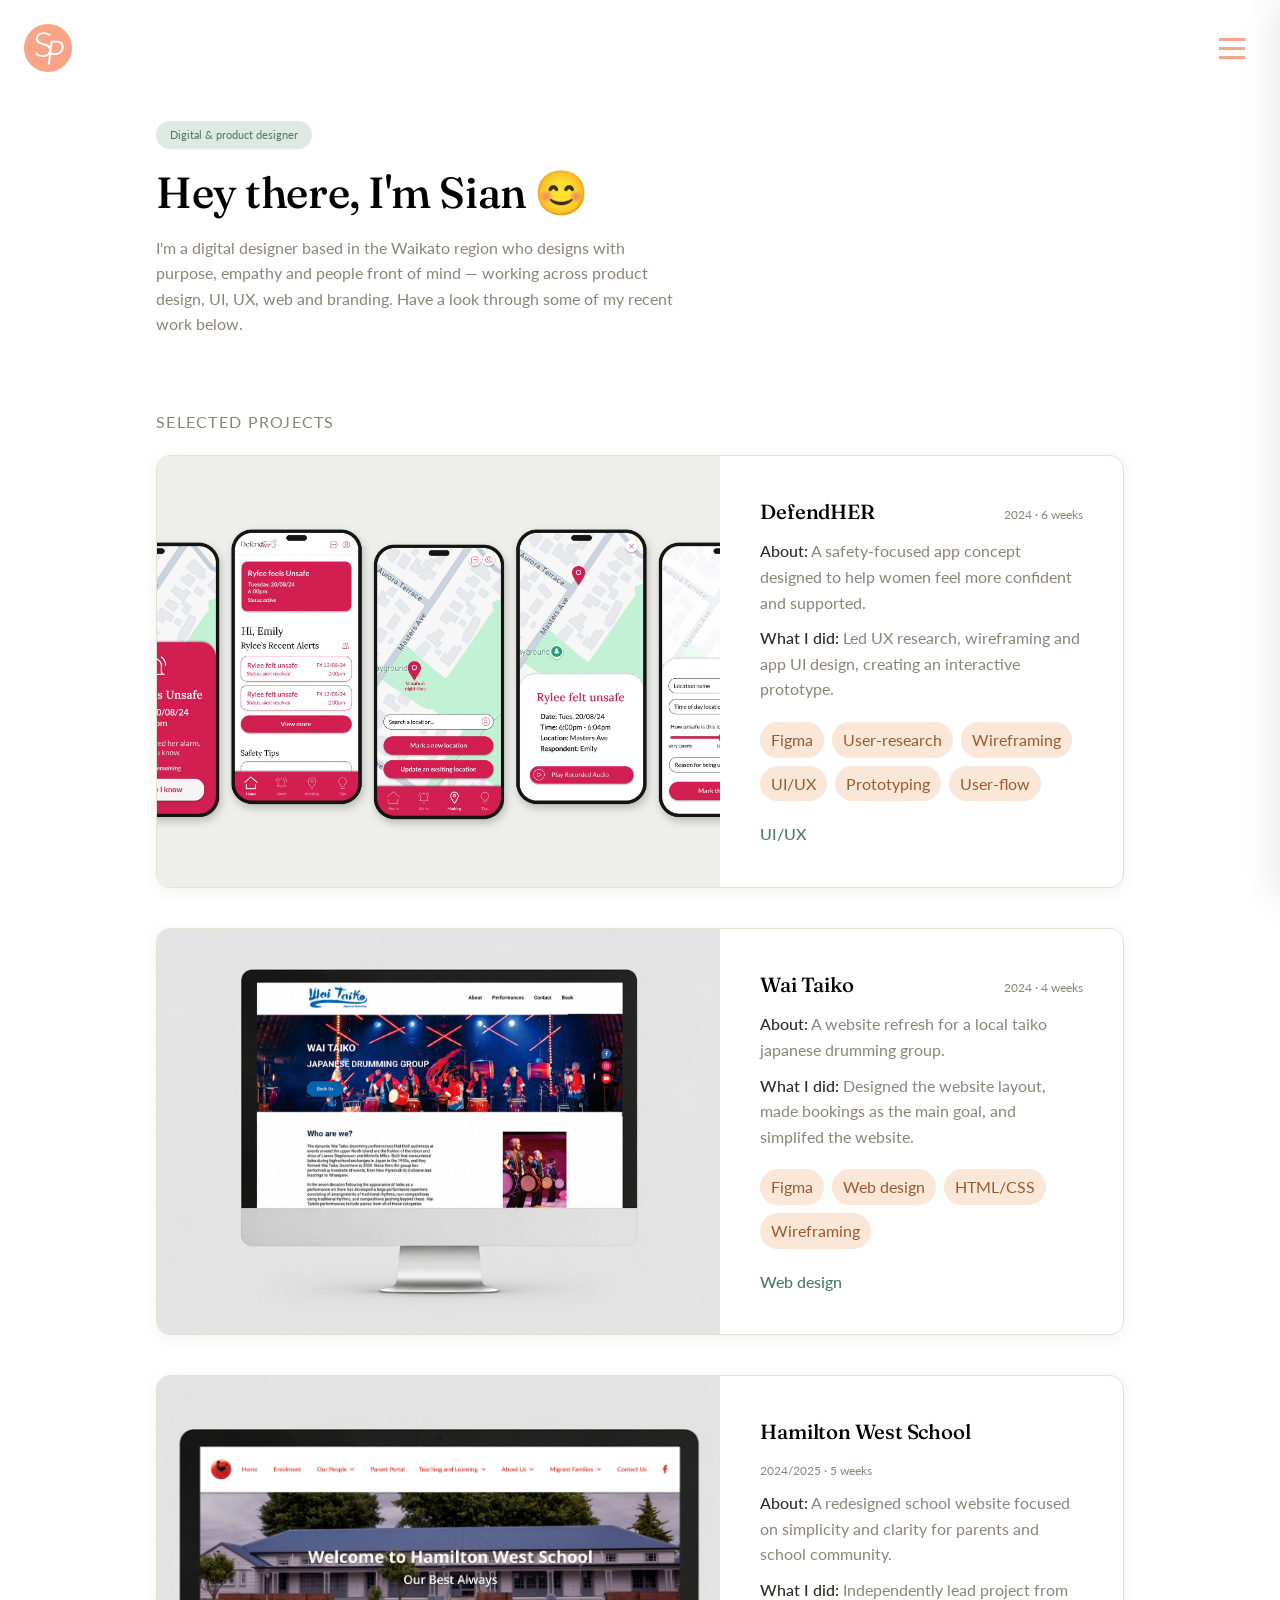
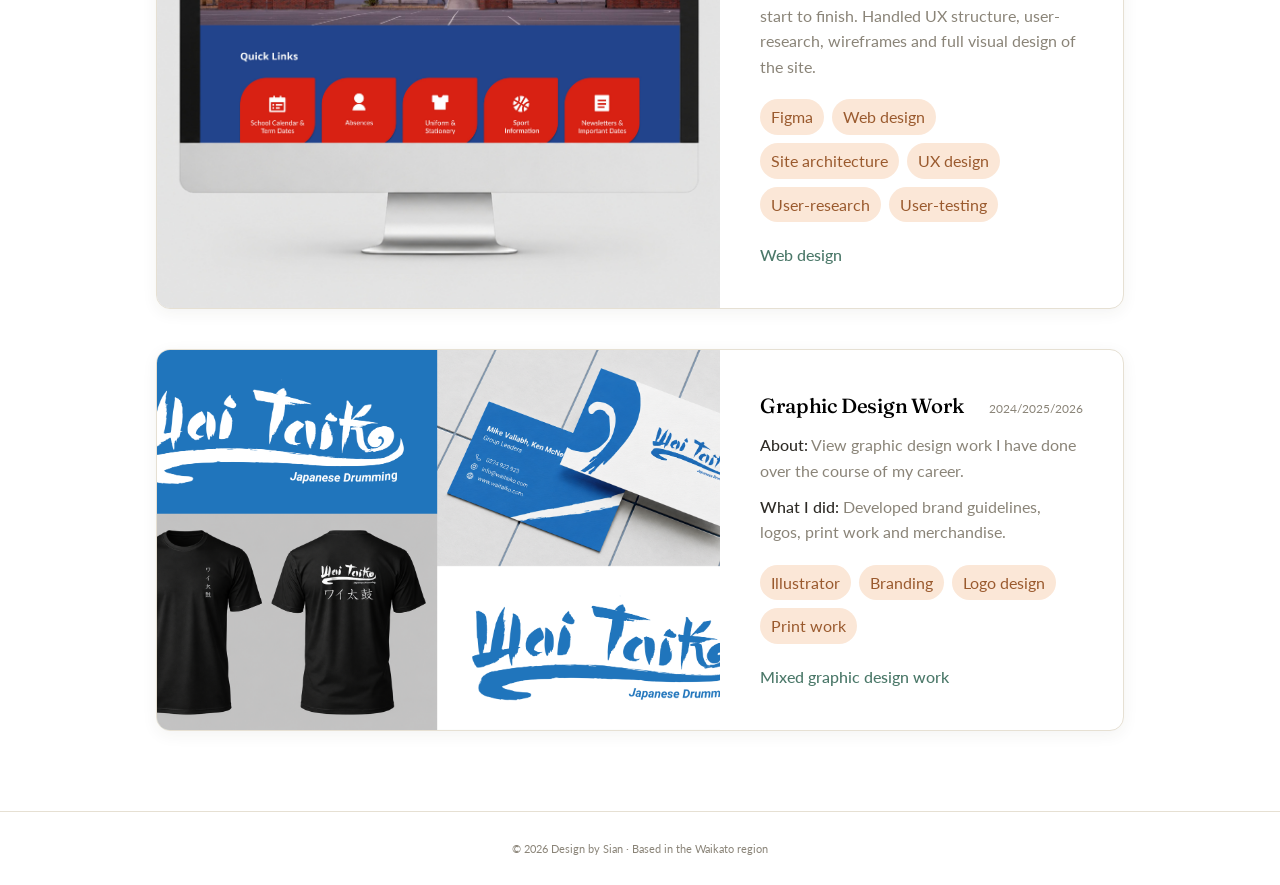
<file: index.html>
<!DOCTYPE html>
<html lang="en">
<head>
<meta charset="UTF-8">
<meta name="viewport" content="width=device-width, initial-scale=1.0">
<title>Design by Sian</title>
<link rel="preconnect" href="https://fonts.googleapis.com">
<link href="https://fonts.googleapis.com/css2?family=Fraunces:opsz,wght@9..144,400;9..144,500;9..144,600&family=Lato:ital,wght@0,400;0,700;0,900;1,400;1,700&display=swap" rel="stylesheet">
<link rel="stylesheet" href="style.css">
</head>
<body>

<input type="checkbox" id="menuToggle" class="menu-toggle">

<a class="floating-logo" href="index.html">
  <svg id="Layer_2" data-name="Layer 2" xmlns="http://www.w3.org/2000/svg" viewBox="0 0 121 121">
    <defs>
      <style>
        .cls-1 { fill: #fff; }
        .cls-2 { fill: #f8a486; }
      </style>
    </defs>
    <g id="Layer_1-2" data-name="Layer 1">
      <g>
        <circle class="cls-2" cx="60.5" cy="60.5" r="60.5"/>
        <path class="cls-1" d="M95.38,46.04c-2.99-2.68-7.49-4.05-13.39-4.05h-14.18l-.57.5-1.65,13.49c-.63-.71-1.33-1.36-2.1-1.95-1.56-1.17-3.35-2.16-5.37-2.94-2.02-.79-4.08-1.51-6.16-2.16-2.08-.65-4.14-1.3-6.16-1.94-2.02-.65-3.81-1.42-5.37-2.31-1.56-.89-2.82-1.96-3.79-3.22-.97-1.25-1.46-2.83-1.46-4.74,0-1.54.34-3,1.03-4.4.69-1.4,1.67-2.62,2.94-3.67,1.27-1.05,2.81-1.89,4.61-2.52,1.8-.63,3.79-.94,5.98-.94,2.43,0,4.49.25,6.19.76,1.7.51,3.13,1.07,4.28,1.7s2.07,1.19,2.76,1.7c.69.51,1.25.76,1.7.76.61,0,1.07-.28,1.4-.85l1.21-2c-2.35-2.19-4.95-3.8-7.8-4.86-2.85-1.05-6.12-1.58-9.8-1.58-3.08,0-5.85.45-8.32,1.34-2.47.89-4.56,2.08-6.28,3.58-1.72,1.5-3.05,3.24-3.98,5.22-.93,1.98-1.4,4.05-1.4,6.19,0,2.51.49,4.6,1.46,6.28.97,1.68,2.25,3.11,3.82,4.28,1.58,1.17,3.37,2.15,5.37,2.91,2,.77,4.06,1.48,6.16,2.12,2.1.65,4.16,1.3,6.16,1.94,2,.65,3.79,1.44,5.37,2.37s2.85,2.06,3.82,3.4c.97,1.33,1.46,3.01,1.46,5.04,0,1.82-.33,3.55-1,5.19-.67,1.64-1.65,3.07-2.94,4.28-1.3,1.21-2.91,2.18-4.86,2.88-1.94.71-4.19,1.06-6.74,1.06-2.71,0-4.99-.32-6.83-.97-1.84-.65-3.39-1.35-4.64-2.09-1.25-.75-2.26-1.45-3-2.09-.75-.65-1.39-.97-1.91-.97-.45,0-.8.08-1.06.24-.26.16-.5.4-.7.73l-1.34,2.06c2.43,2.19,5.18,3.96,8.26,5.31,3.08,1.35,6.74,2.03,10.99,2.03,3.4,0,6.41-.49,9.04-1.46,2.47-.91,4.56-2.14,6.29-3.65l-2.86,23.43.57.64h4.13l.57-.5,2.86-23.31h9.5c3.34,0,6.41-.52,9.12-1.54,2.73-1.02,5.09-2.47,7.03-4.31,1.94-1.84,3.46-4.07,4.51-6.62,1.05-2.55,1.59-5.39,1.59-8.45,0-4.84-1.52-8.67-4.53-11.37ZM72.07,46.43h9.5c4.36,0,7.66,1.01,9.81,3,2.13,1.98,3.21,4.8,3.21,8.4,0,2.3-.39,4.46-1.17,6.42-.77,1.95-1.89,3.65-3.31,5.06-1.43,1.41-3.17,2.53-5.19,3.34-2.02.8-4.33,1.21-6.86,1.21h-9.36l3.36-27.42Z"/>
      </g>
    </g>
  </svg>
</a>

<label for="menuToggle" class="hamburger-btn">
  <span></span><span></span><span></span>
</label>

<label for="menuToggle" class="menu-overlay"></label>

<nav class="side-panel">
  <a class="panel-link" href="index.html">Home</a>
  <details class="panel-projects">
    <summary class="panel-link">Projects <span class="chev">&darr;</span></summary>
    <div class="panel-sub">
      <a href="defendher.html">DefendHER</a>
      <a href="waitaiko.html">Wai Taiko</a>
      <a href="hamwest.html">Hamilton West School</a>
      <a href="graphicdesignwork.html">Graphic Design Work</a>
    </div>
  </details>
  <a class="panel-link" href="bio.html">Bio</a>
  <a class="panel-link" href="contact.html">Contact</a>
</nav>

<main class="wrap">
  <section class="hero-section">
    <div class="hero">
      <div class="tag">Digital &amp; product designer</div>
      <h1>Hey there, I'm Sian 😊</h1>
      <p>I'm a digital designer based in the Waikato region who designs with purpose, empathy and people front of mind — working across product design, UI, UX, web and branding. Have a look through some of my recent work below.</p>
    </div>
    <div class="section-label">Selected projects</div>
    <div class="projects">
    <a class="project-card" href="defendher.html">
      <div class="project-img"><img src="images/defendher-image.jpg" alt="DefendHER"></div>
      <div class="project-info">
        <div class="project-top">
          <h3>DefendHER</h3>
          <div class="project-meta">2024 &middot; 6 weeks</div>
        </div>
        <div class="project-desc">
          <p><strong>About:</strong> A safety-focused app concept designed to help women feel more confident and supported.</p>
          <p><strong>What I did:</strong> Led UX research, wireframing and app UI design, creating an interactive prototype.</p>
        </div>
        <div class="skills-row"><span class="skill-pill">Figma</span><span class="skill-pill">User-research</span><span class="skill-pill">Wireframing</span><span class="skill-pill">UI/UX</span><span class="skill-pill">Prototyping</span><span class="skill-pill">User-flow</span></div>
        <div class="project-type">UI/UX</div>
      </div>
    </a>
    <a class="project-card" href="waitaiko.html">
      <div class="project-img"><img src="images/waitaiko-image.jpg" alt="Wai Taiko"></div>
      <div class="project-info">
        <div class="project-top">
          <h3>Wai Taiko</h3>
          <div class="project-meta">2024 &middot; 4 weeks</div>
        </div>
        <div class="project-desc">
          <p><strong>About:</strong> A website refresh for a local taiko japanese drumming group.</p>
          <p><strong>What I did:</strong> Designed the website layout, made bookings as the main goal, and simplifed the website.</p>
        </div>
        <div class="skills-row"><span class="skill-pill">Figma</span><span class="skill-pill">Web design</span><span class="skill-pill">HTML/CSS</span><span class="skill-pill">Wireframing</span></div>
        <div class="project-type">Web design</div>
      </div>
    </a>
    <a class="project-card" href="hamwest.html">
      <div class="project-img"><img src="images/hamwest-image.jpg" alt="Hamilton West School"></div>
      <div class="project-info">
        <div class="project-top">
          <h3>Hamilton West School</h3>
          <div class="project-meta">2024/2025 &middot; 5 weeks</div>
        </div>
        <div class="project-desc">
          <p><strong>About:</strong> A redesigned school website focused on simplicity and clarity for parents and school community.</p>
          <p><strong>What I did:</strong> Independently lead project from start to finish. Handled UX structure, user-research, wireframes and full visual design of the site.</p>
        </div>
        <div class="skills-row"><span class="skill-pill">Figma</span><span class="skill-pill">Web design</span><span class="skill-pill">Site architecture</span><span class="skill-pill">UX design</span><span class="skill-pill">User-research</span><span class="skill-pill">User-testing</span></div>
        <div class="project-type">Web design</div>
      </div>
    </a>
    <a class="project-card" href="graphicdesignwork.html">
      <div class="project-img"><img src="images/graphicwork-image.png" alt="Graphic design work"></div>
      <div class="project-info">
        <div class="project-top">
          <h3>Graphic Design Work</h3>
          <div class="project-meta">2024/2025/2026</div>
        </div>
        <div class="project-desc">
          <p><strong>About:</strong> View graphic design work I have done over the course of my career.</p>
          <p><strong>What I did:</strong> Developed brand guidelines, logos, print work and merchandise.</p>
        </div>
        <div class="skills-row"><span class="skill-pill">Illustrator</span><span class="skill-pill">Branding</span><span class="skill-pill">Logo design</span><span class="skill-pill">Print work</span></div>
        <div class="project-type">Mixed graphic design work</div>
      </div>
    </a>
    </div>
  </section>
</main>

<footer>&copy; 2026 Design by Sian &middot; Based in the Waikato region</footer>

</body>
</html>
</file>
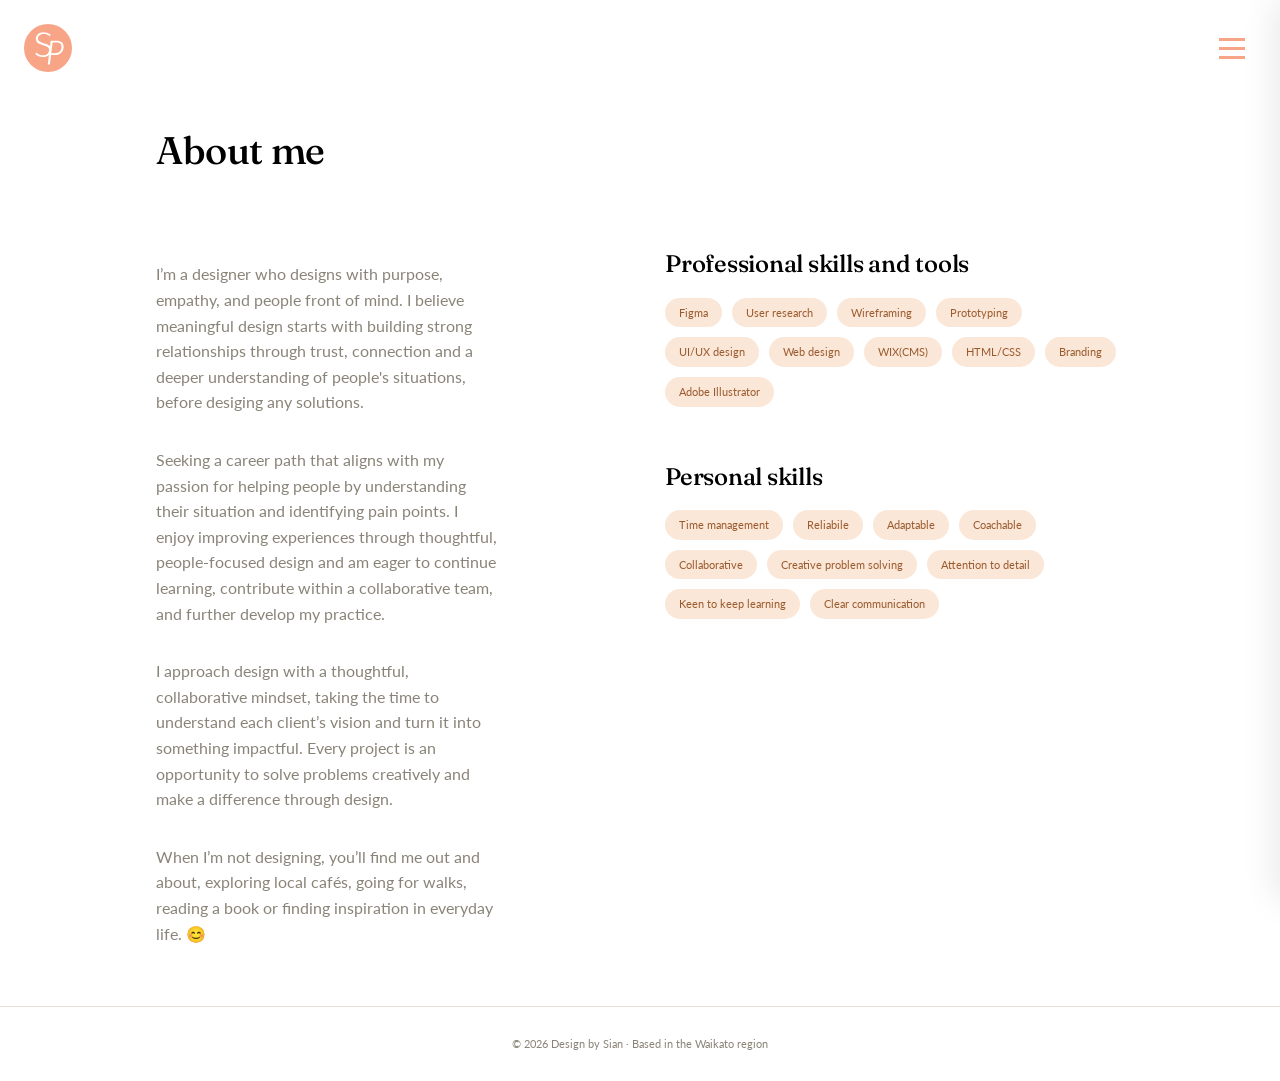
<file: bio.html>
<!DOCTYPE html>
<html lang="en">
<head>
<meta charset="UTF-8">
<meta name="viewport" content="width=device-width, initial-scale=1.0">
<title>Bio — Design by Sian</title>
<link rel="preconnect" href="https://fonts.googleapis.com">
<link href="https://fonts.googleapis.com/css2?family=Fraunces:opsz,wght@9..144,400;9..144,500;9..144,600&family=Lato:ital,wght@0,400;0,700;0,900;1,400;1,700&display=swap" rel="stylesheet">
<link rel="stylesheet" href="style.css">
</head>
<body>

<input type="checkbox" id="menuToggle" class="menu-toggle">

<a class="floating-logo" href="index.html">
  <svg id="Layer_2" data-name="Layer 2" xmlns="http://www.w3.org/2000/svg" viewBox="0 0 121 121">
    <defs>
      <style>
        .cls-1 { fill: #fff; }
        .cls-2 { fill: #f8a486; }
      </style>
    </defs>
    <g id="Layer_1-2" data-name="Layer 1">
      <g>
        <circle class="cls-2" cx="60.5" cy="60.5" r="60.5"/>
        <path class="cls-1" d="M95.38,46.04c-2.99-2.68-7.49-4.05-13.39-4.05h-14.18l-.57.5-1.65,13.49c-.63-.71-1.33-1.36-2.1-1.95-1.56-1.17-3.35-2.16-5.37-2.94-2.02-.79-4.08-1.51-6.16-2.16-2.08-.65-4.14-1.3-6.16-1.94-2.02-.65-3.81-1.42-5.37-2.31-1.56-.89-2.82-1.96-3.79-3.22-.97-1.25-1.46-2.83-1.46-4.74,0-1.54.34-3,1.03-4.4.69-1.4,1.67-2.62,2.94-3.67,1.27-1.05,2.81-1.89,4.61-2.52,1.8-.63,3.79-.94,5.98-.94,2.43,0,4.49.25,6.19.76,1.7.51,3.13,1.07,4.28,1.7s2.07,1.19,2.76,1.7c.69.51,1.25.76,1.7.76.61,0,1.07-.28,1.4-.85l1.21-2c-2.35-2.19-4.95-3.8-7.8-4.86-2.85-1.05-6.12-1.58-9.8-1.58-3.08,0-5.85.45-8.32,1.34-2.47.89-4.56,2.08-6.28,3.58-1.72,1.5-3.05,3.24-3.98,5.22-.93,1.98-1.4,4.05-1.4,6.19,0,2.51.49,4.6,1.46,6.28.97,1.68,2.25,3.11,3.82,4.28,1.58,1.17,3.37,2.15,5.37,2.91,2,.77,4.06,1.48,6.16,2.12,2.1.65,4.16,1.3,6.16,1.94,2,.65,3.79,1.44,5.37,2.37s2.85,2.06,3.82,3.4c.97,1.33,1.46,3.01,1.46,5.04,0,1.82-.33,3.55-1,5.19-.67,1.64-1.65,3.07-2.94,4.28-1.3,1.21-2.91,2.18-4.86,2.88-1.94.71-4.19,1.06-6.74,1.06-2.71,0-4.99-.32-6.83-.97-1.84-.65-3.39-1.35-4.64-2.09-1.25-.75-2.26-1.45-3-2.09-.75-.65-1.39-.97-1.91-.97-.45,0-.8.08-1.06.24-.26.16-.5.4-.7.73l-1.34,2.06c2.43,2.19,5.18,3.96,8.26,5.31,3.08,1.35,6.74,2.03,10.99,2.03,3.4,0,6.41-.49,9.04-1.46,2.47-.91,4.56-2.14,6.29-3.65l-2.86,23.43.57.64h4.13l.57-.5,2.86-23.31h9.5c3.34,0,6.41-.52,9.12-1.54,2.73-1.02,5.09-2.47,7.03-4.31,1.94-1.84,3.46-4.07,4.51-6.62,1.05-2.55,1.59-5.39,1.59-8.45,0-4.84-1.52-8.67-4.53-11.37ZM72.07,46.43h9.5c4.36,0,7.66,1.01,9.81,3,2.13,1.98,3.21,4.8,3.21,8.4,0,2.3-.39,4.46-1.17,6.42-.77,1.95-1.89,3.65-3.31,5.06-1.43,1.41-3.17,2.53-5.19,3.34-2.02.8-4.33,1.21-6.86,1.21h-9.36l3.36-27.42Z"/>
      </g>
    </g>
  </svg>
</a>

<label for="menuToggle" class="hamburger-btn">
  <span></span><span></span><span></span>
</label>

<label for="menuToggle" class="menu-overlay"></label>

<nav class="side-panel">
  <a class="panel-link" href="index.html">Home</a>
  <details class="panel-projects">
    <summary class="panel-link">Projects <span class="chev">&darr;</span></summary>
    <div class="panel-sub">
      <a href="defendher.html">DefendHER</a>
      <a href="waitaiko.html">Wai Taiko</a>
      <a href="hamwest.html">Hamilton West School</a>
      <a href="graphicdesignwork.html">Graphic Design Work</a>
    </div>
  </details>
  <a class="panel-link" href="bio.html">Bio</a>
  <a class="panel-link" href="contact.html">Contact</a>
</nav>

<main class="wrap">
  <section class="bio-hero"><h1>About me</h1></section>
  <div class="detail-block">
          <div class="feature-grid-double">
            <div class="feature-item-double">
              <p>I’m a designer who designs with purpose, empathy, and people front of mind. I believe meaningful design starts with building strong relationships through trust, connection and a deeper understanding of people's situations, before desiging any solutions.</p>
      
              <p>Seeking a career path that aligns with my passion for helping people by understanding their situation and identifying pain points. I enjoy improving experiences through thoughtful, people-focused design and am eager to continue learning, contribute within a collaborative team, and further develop my practice.</p>
      
              <p>I approach design with a thoughtful, collaborative mindset, taking the time to understand each client’s vision and turn it into something impactful. Every project is an opportunity to solve problems creatively and make a difference through design.</p>
      
              <p>When I’m not designing, you’ll find me out and about, exploring local cafés, going for walks, reading a book or finding inspiration in everyday life. 😊</p>
            </div>
            
            <div class="feature-item-double">
              <h2>Professional skills and tools</h2>
              <div class="skills-grid"><span class="skill-pill">Figma</span><span class="skill-pill">User research</span><span class="skill-pill">Wireframing</span><span class="skill-pill">Prototyping</span><span class="skill-pill">UI/UX design</span><span class="skill-pill">Web design</span><span class="skill-pill">WIX(CMS)</span><span class="skill-pill">HTML/CSS</span><span class="skill-pill">Branding</span><span class="skill-pill">Adobe Illustrator</span></div>
              <br><br>
              <h2>Personal skills</h2>
              <div class="skills-grid"><span class="skill-pill">Time management</span><span class="skill-pill">Reliabile</span><span class="skill-pill">Adaptable</span><span class="skill-pill">Coachable</span><span class="skill-pill">Collaborative</span><span class="skill-pill">Creative problem solving</span><span class="skill-pill">Attention to detail</span><span class="skill-pill">Keen to keep learning</span><span class="skill-pill">Clear communication</span></div>
            </div>
        </div>   
</div>
  
</main>

<footer>&copy; 2026 Design by Sian &middot; Based in the Waikato region</footer>

</body>
</html>
</file>
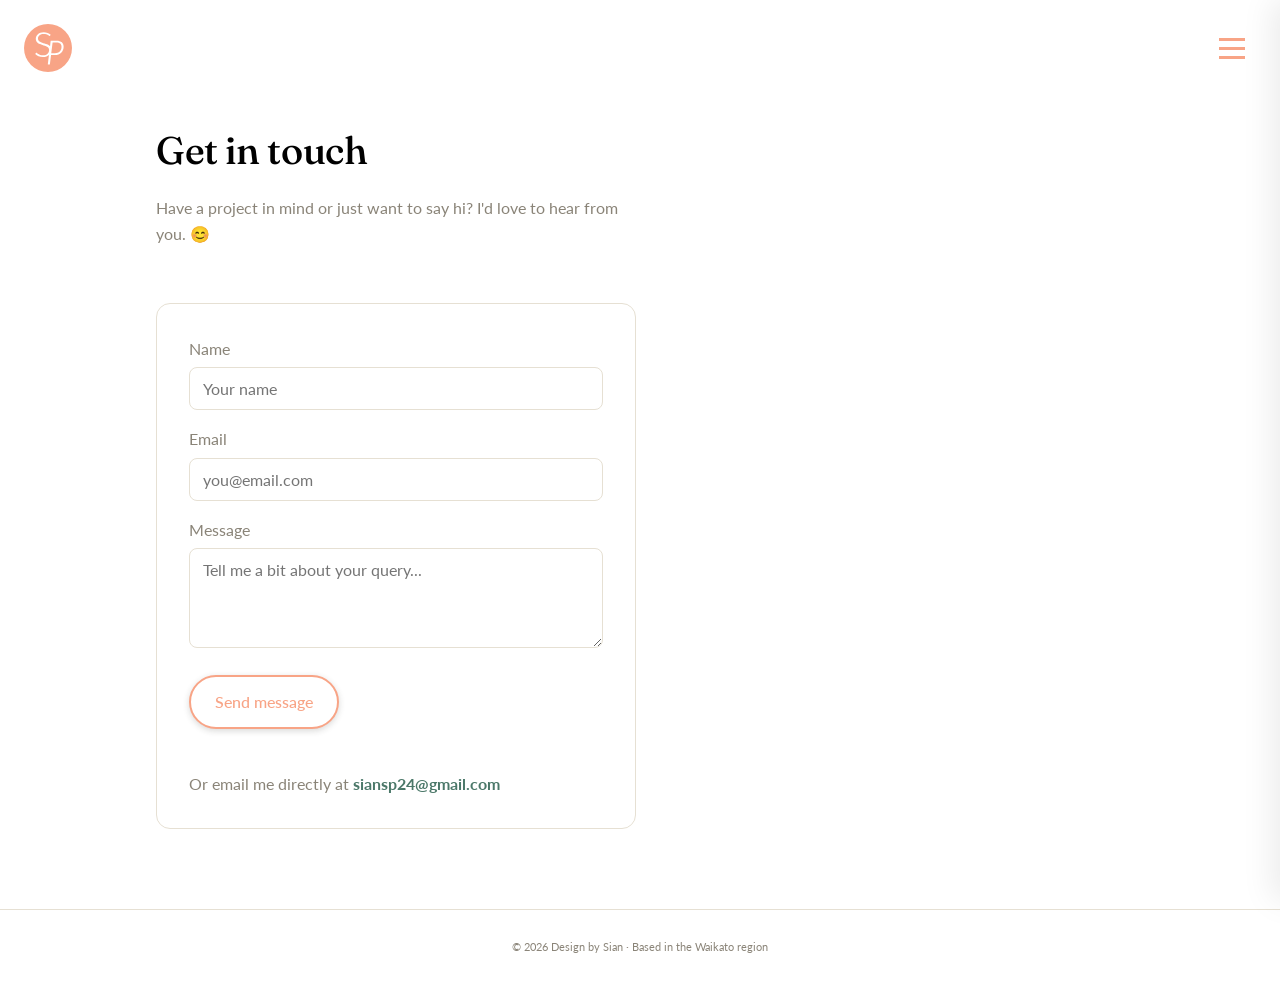
<file: contact.html>
<!DOCTYPE html>
<html lang="en">
<head>
<meta charset="UTF-8">
<meta name="viewport" content="width=device-width, initial-scale=1.0">
<title>Contact — Design by Sian</title>
<link rel="preconnect" href="https://fonts.googleapis.com">
<link href="https://fonts.googleapis.com/css2?family=Fraunces:opsz,wght@9..144,400;9..144,500;9..144,600&family=Lato:ital,wght@0,400;0,700;0,900;1,400;1,700&display=swap" rel="stylesheet">
<link rel="stylesheet" href="style.css">
</head>
<body>

<input type="checkbox" id="menuToggle" class="menu-toggle">

<a class="floating-logo" href="index.html">
  <svg id="Layer_2" data-name="Layer 2" xmlns="http://www.w3.org/2000/svg" viewBox="0 0 121 121">
    <defs>
      <style>
        .cls-1 { fill: #fff; }
        .cls-2 { fill: #f8a486; }
      </style>
    </defs>
    <g id="Layer_1-2" data-name="Layer 1">
      <g>
        <circle class="cls-2" cx="60.5" cy="60.5" r="60.5"/>
        <path class="cls-1" d="M95.38,46.04c-2.99-2.68-7.49-4.05-13.39-4.05h-14.18l-.57.5-1.65,13.49c-.63-.71-1.33-1.36-2.1-1.95-1.56-1.17-3.35-2.16-5.37-2.94-2.02-.79-4.08-1.51-6.16-2.16-2.08-.65-4.14-1.3-6.16-1.94-2.02-.65-3.81-1.42-5.37-2.31-1.56-.89-2.82-1.96-3.79-3.22-.97-1.25-1.46-2.83-1.46-4.74,0-1.54.34-3,1.03-4.4.69-1.4,1.67-2.62,2.94-3.67,1.27-1.05,2.81-1.89,4.61-2.52,1.8-.63,3.79-.94,5.98-.94,2.43,0,4.49.25,6.19.76,1.7.51,3.13,1.07,4.28,1.7s2.07,1.19,2.76,1.7c.69.51,1.25.76,1.7.76.61,0,1.07-.28,1.4-.85l1.21-2c-2.35-2.19-4.95-3.8-7.8-4.86-2.85-1.05-6.12-1.58-9.8-1.58-3.08,0-5.85.45-8.32,1.34-2.47.89-4.56,2.08-6.28,3.58-1.72,1.5-3.05,3.24-3.98,5.22-.93,1.98-1.4,4.05-1.4,6.19,0,2.51.49,4.6,1.46,6.28.97,1.68,2.25,3.11,3.82,4.28,1.58,1.17,3.37,2.15,5.37,2.91,2,.77,4.06,1.48,6.16,2.12,2.1.65,4.16,1.3,6.16,1.94,2,.65,3.79,1.44,5.37,2.37s2.85,2.06,3.82,3.4c.97,1.33,1.46,3.01,1.46,5.04,0,1.82-.33,3.55-1,5.19-.67,1.64-1.65,3.07-2.94,4.28-1.3,1.21-2.91,2.18-4.86,2.88-1.94.71-4.19,1.06-6.74,1.06-2.71,0-4.99-.32-6.83-.97-1.84-.65-3.39-1.35-4.64-2.09-1.25-.75-2.26-1.45-3-2.09-.75-.65-1.39-.97-1.91-.97-.45,0-.8.08-1.06.24-.26.16-.5.4-.7.73l-1.34,2.06c2.43,2.19,5.18,3.96,8.26,5.31,3.08,1.35,6.74,2.03,10.99,2.03,3.4,0,6.41-.49,9.04-1.46,2.47-.91,4.56-2.14,6.29-3.65l-2.86,23.43.57.64h4.13l.57-.5,2.86-23.31h9.5c3.34,0,6.41-.52,9.12-1.54,2.73-1.02,5.09-2.47,7.03-4.31,1.94-1.84,3.46-4.07,4.51-6.62,1.05-2.55,1.59-5.39,1.59-8.45,0-4.84-1.52-8.67-4.53-11.37ZM72.07,46.43h9.5c4.36,0,7.66,1.01,9.81,3,2.13,1.98,3.21,4.8,3.21,8.4,0,2.3-.39,4.46-1.17,6.42-.77,1.95-1.89,3.65-3.31,5.06-1.43,1.41-3.17,2.53-5.19,3.34-2.02.8-4.33,1.21-6.86,1.21h-9.36l3.36-27.42Z"/>
      </g>
    </g>
  </svg>
</a>

<label for="menuToggle" class="hamburger-btn">
  <span></span><span></span><span></span>
</label>

<label for="menuToggle" class="menu-overlay"></label>

<nav class="side-panel">
  <a class="panel-link" href="index.html">Home</a>
  <details class="panel-projects">
    <summary class="panel-link">Projects <span class="chev">&darr;</span></summary>
    <div class="panel-sub">
      <a href="defendher.html">DefendHER</a>
      <a href="waitaiko.html">Wai Taiko</a>
      <a href="hamwest.html">Hamilton West School</a>
      <a href="graphicdesignwork.html">Graphic Design Work</a>
    </div>
  </details>
  <a class="panel-link" href="bio.html">Bio</a>
  <a class="panel-link" href="contact.html">Contact</a>
</nav>

<main class="wrap">
  <section class="contact-hero">
    <h1>Get in touch</h1>
    <p>Have a project in mind or just want to say hi? I'd love to hear from you. 😊</p>
  </section>
  <section class="contact-card">
    <label for="cname">Name</label>
    <input id="cname" type="text" placeholder="Your name">
    <label for="cemail">Email</label>
    <input id="cemail" type="email" placeholder="you@email.com">
    <label for="cmessage">Message</label>
    <textarea id="cmessage" placeholder="Tell me a bit about your query..."></textarea>
    <a class="hifi-btn" style="margin-top: 20px;" href="mailto:siansp24@gmail.com">Send message</a>
    <div class="direct-contact">Or email me directly at <strong>siansp24@gmail.com</strong></div>
  </section>
</main>

<footer>&copy; 2026 Design by Sian &middot; Based in the Waikato region</footer>

</body>
</html>
</file>
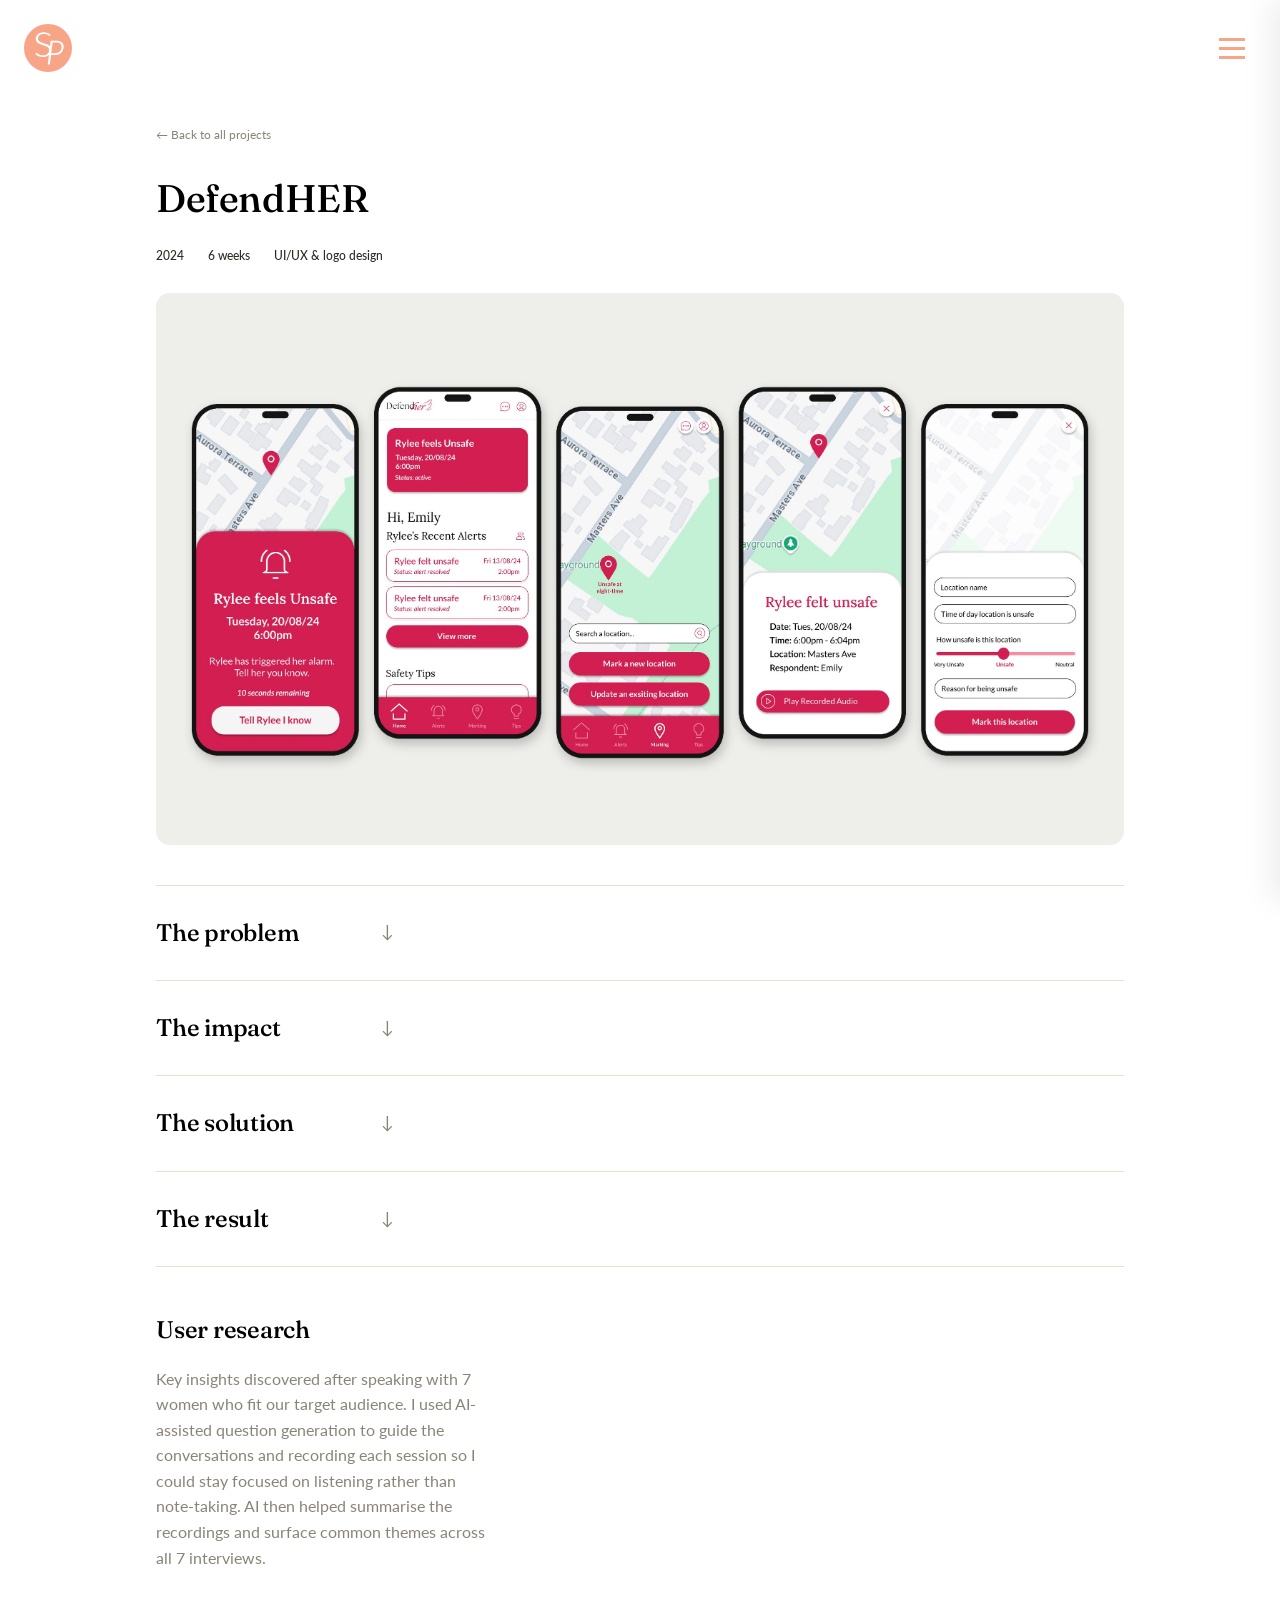
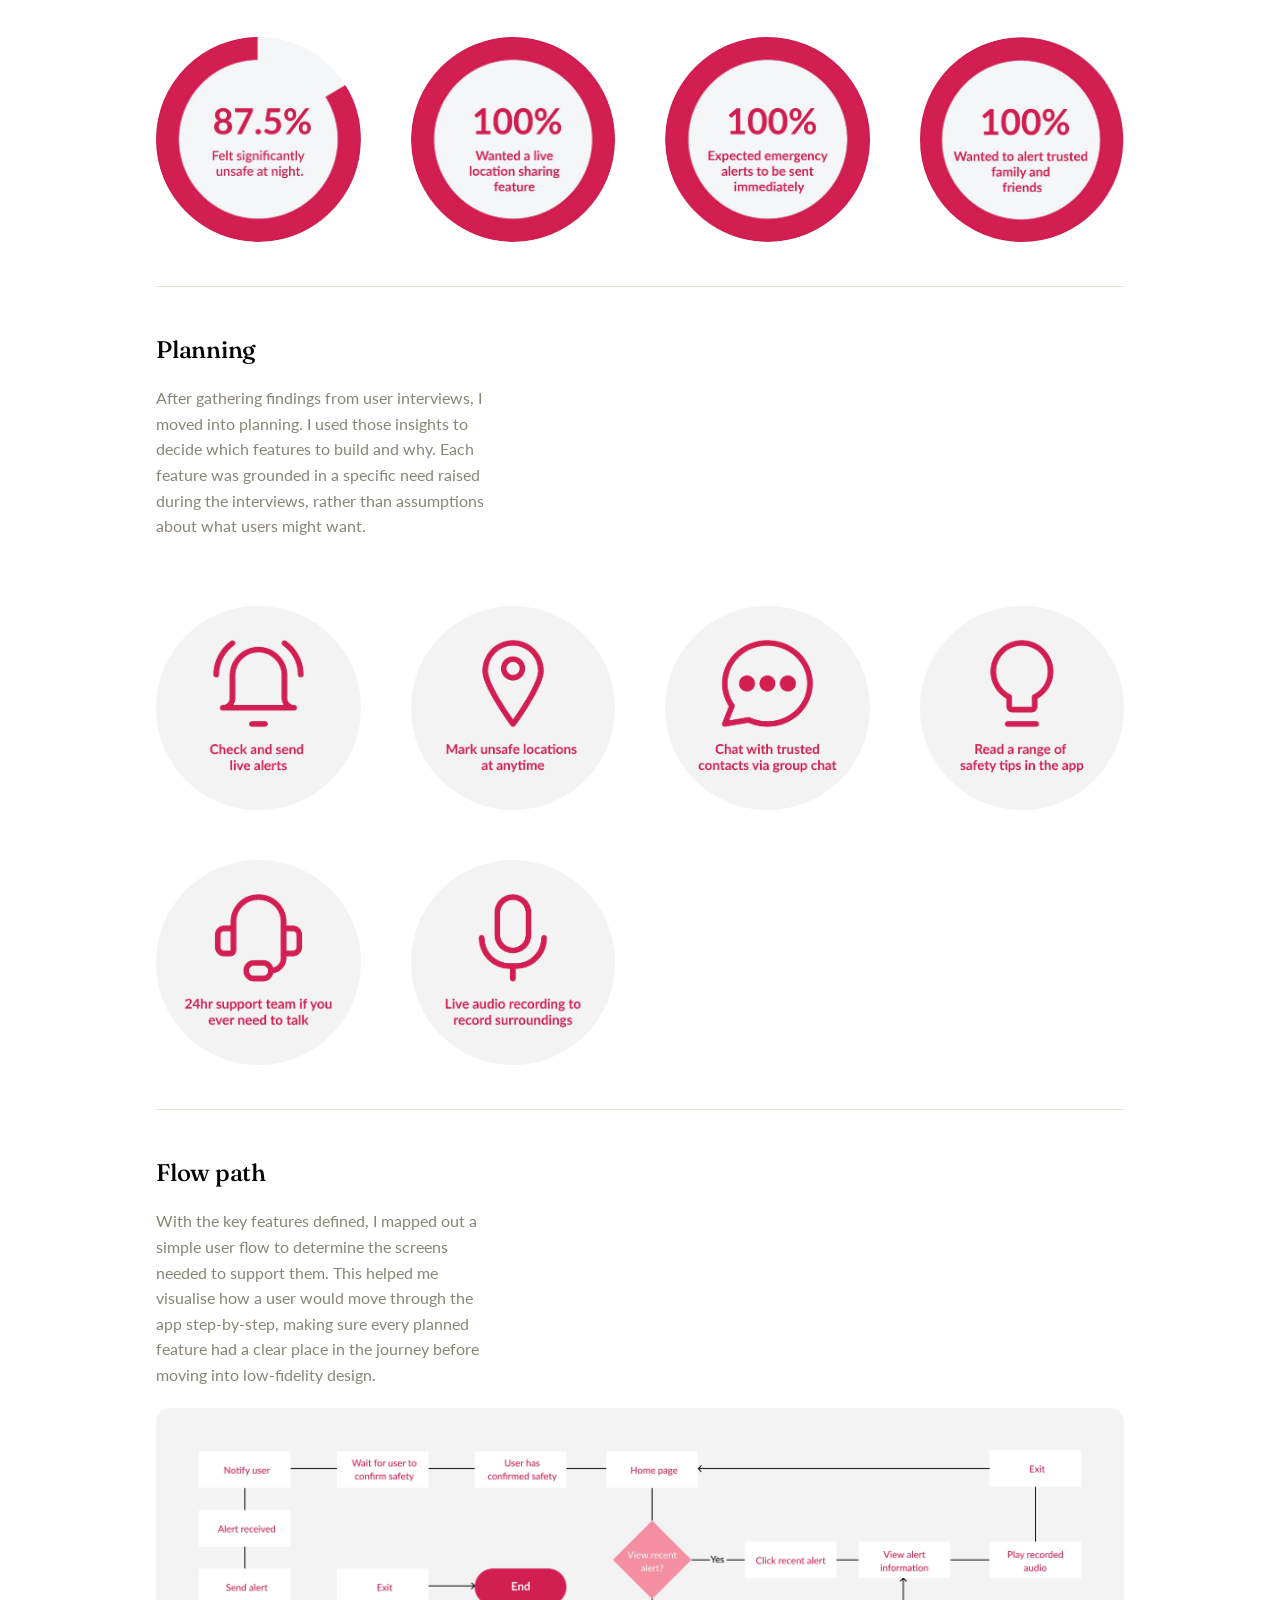
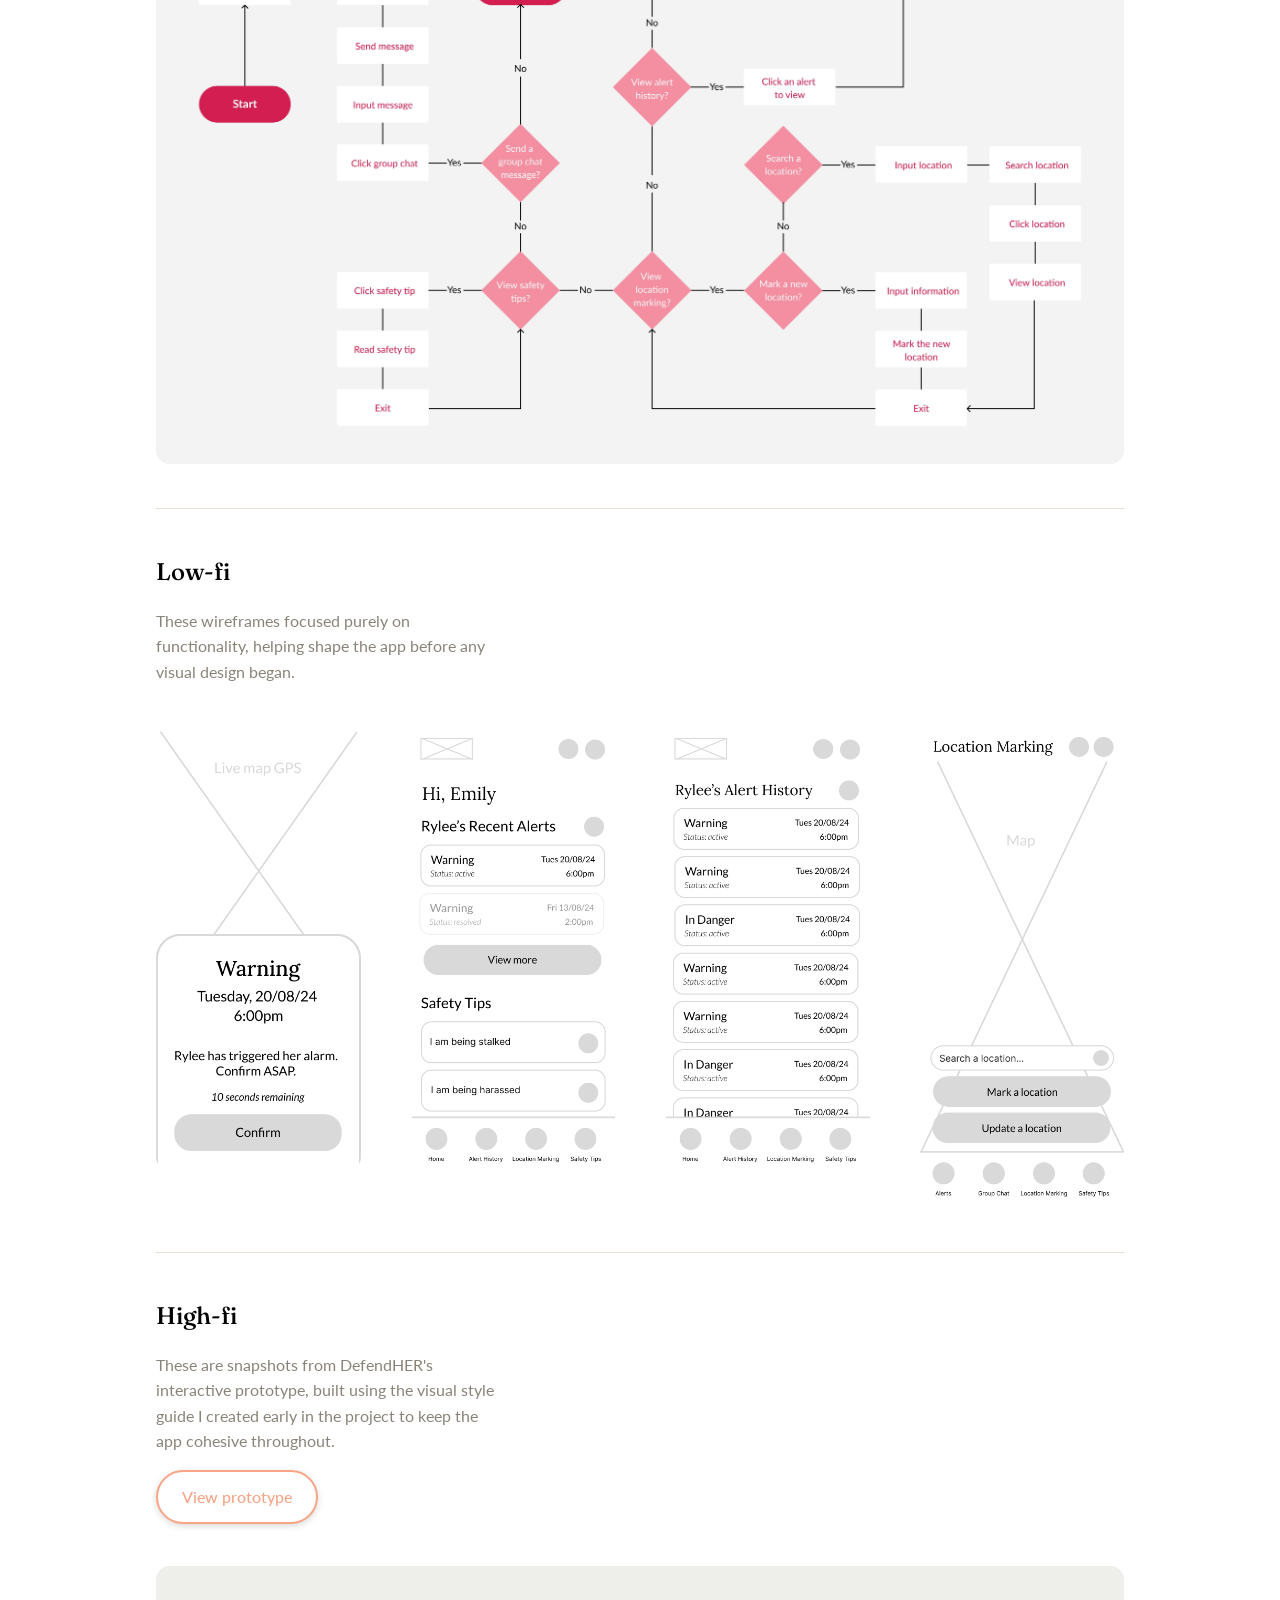
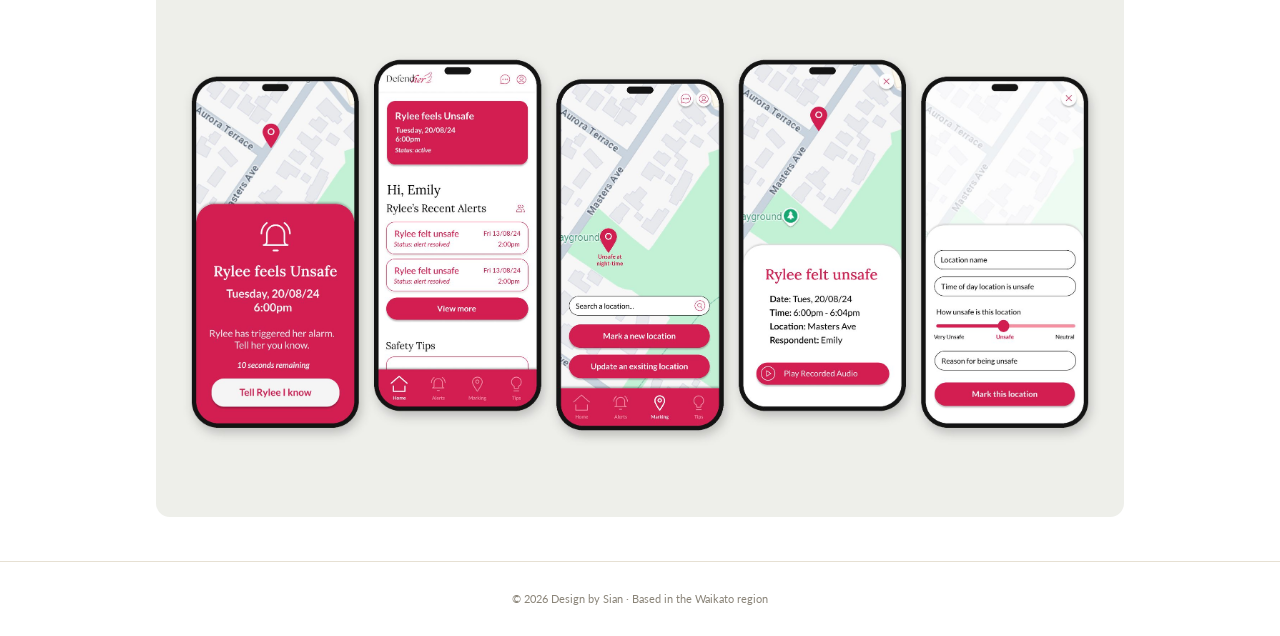
<file: defendher.html>
<!DOCTYPE html>
<html lang="en">
<head>
<meta charset="UTF-8">
<meta name="viewport" content="width=device-width, initial-scale=1.0">
<title>DefendHER — Design by Sian</title>
<link rel="preconnect" href="https://fonts.googleapis.com">
<link href="https://fonts.googleapis.com/css2?family=Fraunces:opsz,wght@9..144,400;9..144,500;9..144,600&family=Lato:ital,wght@0,400;0,700;0,900;1,400;1,700&display=swap" rel="stylesheet">
<link rel="stylesheet" href="style.css">
</head>
<body>

<input type="checkbox" id="menuToggle" class="menu-toggle">

<a class="floating-logo" href="index.html">
  <svg id="Layer_2" data-name="Layer 2" xmlns="http://www.w3.org/2000/svg" viewBox="0 0 121 121">
    <defs>
      <style>
        .cls-1 { fill: #fff; }
        .cls-2 { fill: #f8a486; }
      </style>
    </defs>
    <g id="Layer_1-2" data-name="Layer 1">
      <g>
        <circle class="cls-2" cx="60.5" cy="60.5" r="60.5"/>
        <path class="cls-1" d="M95.38,46.04c-2.99-2.68-7.49-4.05-13.39-4.05h-14.18l-.57.5-1.65,13.49c-.63-.71-1.33-1.36-2.1-1.95-1.56-1.17-3.35-2.16-5.37-2.94-2.02-.79-4.08-1.51-6.16-2.16-2.08-.65-4.14-1.3-6.16-1.94-2.02-.65-3.81-1.42-5.37-2.31-1.56-.89-2.82-1.96-3.79-3.22-.97-1.25-1.46-2.83-1.46-4.74,0-1.54.34-3,1.03-4.4.69-1.4,1.67-2.62,2.94-3.67,1.27-1.05,2.81-1.89,4.61-2.52,1.8-.63,3.79-.94,5.98-.94,2.43,0,4.49.25,6.19.76,1.7.51,3.13,1.07,4.28,1.7s2.07,1.19,2.76,1.7c.69.51,1.25.76,1.7.76.61,0,1.07-.28,1.4-.85l1.21-2c-2.35-2.19-4.95-3.8-7.8-4.86-2.85-1.05-6.12-1.58-9.8-1.58-3.08,0-5.85.45-8.32,1.34-2.47.89-4.56,2.08-6.28,3.58-1.72,1.5-3.05,3.24-3.98,5.22-.93,1.98-1.4,4.05-1.4,6.19,0,2.51.49,4.6,1.46,6.28.97,1.68,2.25,3.11,3.82,4.28,1.58,1.17,3.37,2.15,5.37,2.91,2,.77,4.06,1.48,6.16,2.12,2.1.65,4.16,1.3,6.16,1.94,2,.65,3.79,1.44,5.37,2.37s2.85,2.06,3.82,3.4c.97,1.33,1.46,3.01,1.46,5.04,0,1.82-.33,3.55-1,5.19-.67,1.64-1.65,3.07-2.94,4.28-1.3,1.21-2.91,2.18-4.86,2.88-1.94.71-4.19,1.06-6.74,1.06-2.71,0-4.99-.32-6.83-.97-1.84-.65-3.39-1.35-4.64-2.09-1.25-.75-2.26-1.45-3-2.09-.75-.65-1.39-.97-1.91-.97-.45,0-.8.08-1.06.24-.26.16-.5.4-.7.73l-1.34,2.06c2.43,2.19,5.18,3.96,8.26,5.31,3.08,1.35,6.74,2.03,10.99,2.03,3.4,0,6.41-.49,9.04-1.46,2.47-.91,4.56-2.14,6.29-3.65l-2.86,23.43.57.64h4.13l.57-.5,2.86-23.31h9.5c3.34,0,6.41-.52,9.12-1.54,2.73-1.02,5.09-2.47,7.03-4.31,1.94-1.84,3.46-4.07,4.51-6.62,1.05-2.55,1.59-5.39,1.59-8.45,0-4.84-1.52-8.67-4.53-11.37ZM72.07,46.43h9.5c4.36,0,7.66,1.01,9.81,3,2.13,1.98,3.21,4.8,3.21,8.4,0,2.3-.39,4.46-1.17,6.42-.77,1.95-1.89,3.65-3.31,5.06-1.43,1.41-3.17,2.53-5.19,3.34-2.02.8-4.33,1.21-6.86,1.21h-9.36l3.36-27.42Z"/>
      </g>
    </g>
  </svg>
</a>

<label for="menuToggle" class="hamburger-btn">
  <span></span><span></span><span></span>
</label>

<label for="menuToggle" class="menu-overlay"></label>

<nav class="side-panel">
  <a class="panel-link" href="index.html">Home</a>
  <details class="panel-projects">
    <summary class="panel-link">Projects <span class="chev">&darr;</span></summary>
    <div class="panel-sub">
      <a href="defendher.html">DefendHER</a>
      <a href="waitaiko.html">Wai Taiko</a>
      <a href="hamwest.html">Hamilton West School</a>
      <a href="graphicdesignwork.html">Graphic Design Work</a>
    </div>
  </details>
  <a class="panel-link" href="bio.html">Bio</a>
  <a class="panel-link" href="contact.html">Contact</a>
</nav>

<main class="wrap">
  <section class="detail-hero">
    <a class="back-link" href="index.html">&larr; Back to all projects</a>
    <h1>DefendHER</h1>
    <div class="detail-meta">
      <span><strong>2024</strong></span>
      <span><strong>6 weeks</strong></span>
      <span><strong>UI/UX & logo design</strong></span>
    </div>
    <div id="pd-hero-image"><img src="images/defendher-image.jpg" alt="DefendHER preview"></div>
  </section>

    <details class="accordion-block" name="pd-accordion">
      <summary class="accordion-toggle"><h2 class="accordion-label">The problem</h2><span class="accordion-chev">&darr;</span></summary>
      <div class="accordion-body"><p>There have been countless incidents of harassment, assault, and violence against women in both public and private spaces. As a result, many women feel the constant need to stay alert and aware of their surroundings, which can be mentally and emotionally exhausting.</p></div>
    </details>
    <details class="accordion-block" name="pd-accordion">
      <summary class="accordion-toggle"><h2 class="accordion-label">The impact</h2><span class="accordion-chev">&darr;</span></summary>
      <div class="accordion-body"><p>This ongoing sense of caution can take a toll on women's mental, emotional, and physical wellbeing. That's why there's a growing need for a reliable, empowering safety solution that truly supports and protects women in their everyday lives.</p></div>
    </details>
    <details class="accordion-block" name="pd-accordion">
      <summary class="accordion-toggle"><h2 class="accordion-label">The solution</h2><span class="accordion-chev">&darr;</span></summary>
      <div class="accordion-body"><p>We created DefendHER, a personal safety product designed for young women, empowering them to feel more confident and secure in vulnerable situations. The solution includes a durable, easy-to-access safety device and a connected app that instantly sends alerts to trusted contacts when activated. While an Industrial Designer developed the physical device, I led the design of the app interface and the branding process — from logo design to visual identity — ensuring everything resonated with our target audience.</p></div>
    </details>
    <details class="accordion-block" name="pd-accordion">
      <summary class="accordion-toggle"><h2 class="accordion-label">The result</h2><span class="accordion-chev">&darr;</span></summary>
      <div class="accordion-body"><p>Through this project, I learned a lot about designing for real-world impact. It challenged me to think deeply about user needs, accessibility, and emotional safety. It also pushed me to lead a branding process with empathy and intention — something I aim to carry into every future project.</p></div>
    </details>
    <div class="detail-block">
      <h2>User research</h2>
      <p>Key insights discovered after speaking with 7 women who fit our target audience. I used AI-assisted question generation to guide the conversations and recording each session so I could stay focused on listening rather than note-taking. AI then helped summarise the recordings and surface common themes across all 7 interviews.</p><br><br>
      <div class="feature-grid">
        <div class="feature-item">
          <img src="images/defendher-research%201.png" alt="" class="feature-icon">
        </div>
        <div class="feature-item">
          <img src="images/defendher-research%202.png" alt="" class="feature-icon">
        </div>
        <div class="feature-item">
          <img src="images/defendher-research%203.png" alt="" class="feature-icon">
        </div>
        <div class="feature-item">
          <img src="images/defendher-research%204.png" alt="" class="feature-icon">
        </div>
      </div>
      
    </div>
    <div class="detail-block">
      <h2>Planning</h2>
      <p>After gathering findings from user interviews, I moved into planning. I used those insights to decide which features to build and why. Each feature was grounded in a specific need raised during the interviews, rather than assumptions about what users might want.</p><br><br>
      <div class="feature-grid">
        <div class="feature-item">
          <img src="images/defendher-alert-icon.png" alt="" class="feature-icon">
        </div>
        <div class="feature-item">
          <img src="images/defendher-location-icon.png" alt="" class="feature-icon">
        </div>
        <div class="feature-item">
          <img src="images/defendher-chat-icon.png" alt="" class="feature-icon">
        </div>
        <div class="feature-item">
          <img src="images/defendher-safety-icon.png" alt="" class="feature-icon">
        </div>
        <div class="feature-item">
          <img src="images/defendher-24hr-icon.png" alt="" class="feature-icon">
        </div>
        <div class="feature-item">
          <img src="images/defendher-audio-icon.png" alt="" class="feature-icon">
        </div>
      </div>
    </div>
    <div class="detail-block">
      <h2>Flow path</h2>
      <p>With the key features defined, I mapped out a simple user flow to determine the screens needed to support them. This helped me visualise how a user would move through the app step-by-step, making sure every planned feature had a clear place in the journey before moving into low-fidelity design.</p>
      <div class="placeholder-visual" style="background:transparent;min-height:0;"><img src="images/defendher-flow.jpg" alt="DefendHER user flow diagram" style="width:100%;border-radius:var(--radius);display:block;"></div>
    </div>

    <div class="detail-block">
      <h2>Low-fi</h2>
      <p>These wireframes focused purely on functionality, helping shape the app before any visual design began.</p>
      <div class="feature-grid">
        <div class="feature-item">
          <img src="images/defendher-lowfi-warning.png" alt="wai taiko home wireframe" class="feature-icon-waitaiko">
        </div>
        <div class="feature-item">
          <img src="images/defendher-lowfi-home.png" alt="wai taiko about wireframe" class="feature-icon-waitaiko">
        </div>
        <div class="feature-item">
          <img src="images/defendher-lowfi-alerts.png" alt="wai taiko perform wireframe" class="feature-icon-waitaiko">
        </div>
        <div class="feature-item">
          <img src="images/defendher-lowfi-location.png" alt="wai taiko book wireframe" class="feature-icon-waitaiko">
        </div>
      </div>
    </div>
  
  <div class="detail-block">
      <h2>High-fi</h2>
      <p>These are snapshots from DefendHER's interactive prototype, built using the visual style guide I created early in the project to keep the app cohesive throughout.</p>
      <a href="https://www.figma.com/proto/oSN0pMQeqi0V6o61d79vcM/iPhone-border--for-video-?page-id=0%3A1&node-id=77-2727&p=f&viewport=858%2C-1508%2C0.48&t=WBuSkFg2pCCLZosb-1&scaling=scale-down&content-scaling=fixed&starting-point-node-id=77%3A2727" class="hifi-btn" target="_blank" rel="noopener">View prototype</a>

      <div class="placeholder-visual" style="background:transparent;min-height:0;"><img src="images/defendher-image.jpg" alt="DefendHER low-fidelity wireframes" style="width:100%;border-radius:var(--radius);display:block;"></div>
    </div>

</main>

<footer>&copy; 2026 Design by Sian &middot; Based in the Waikato region</footer>

</body>
</html>
</file>
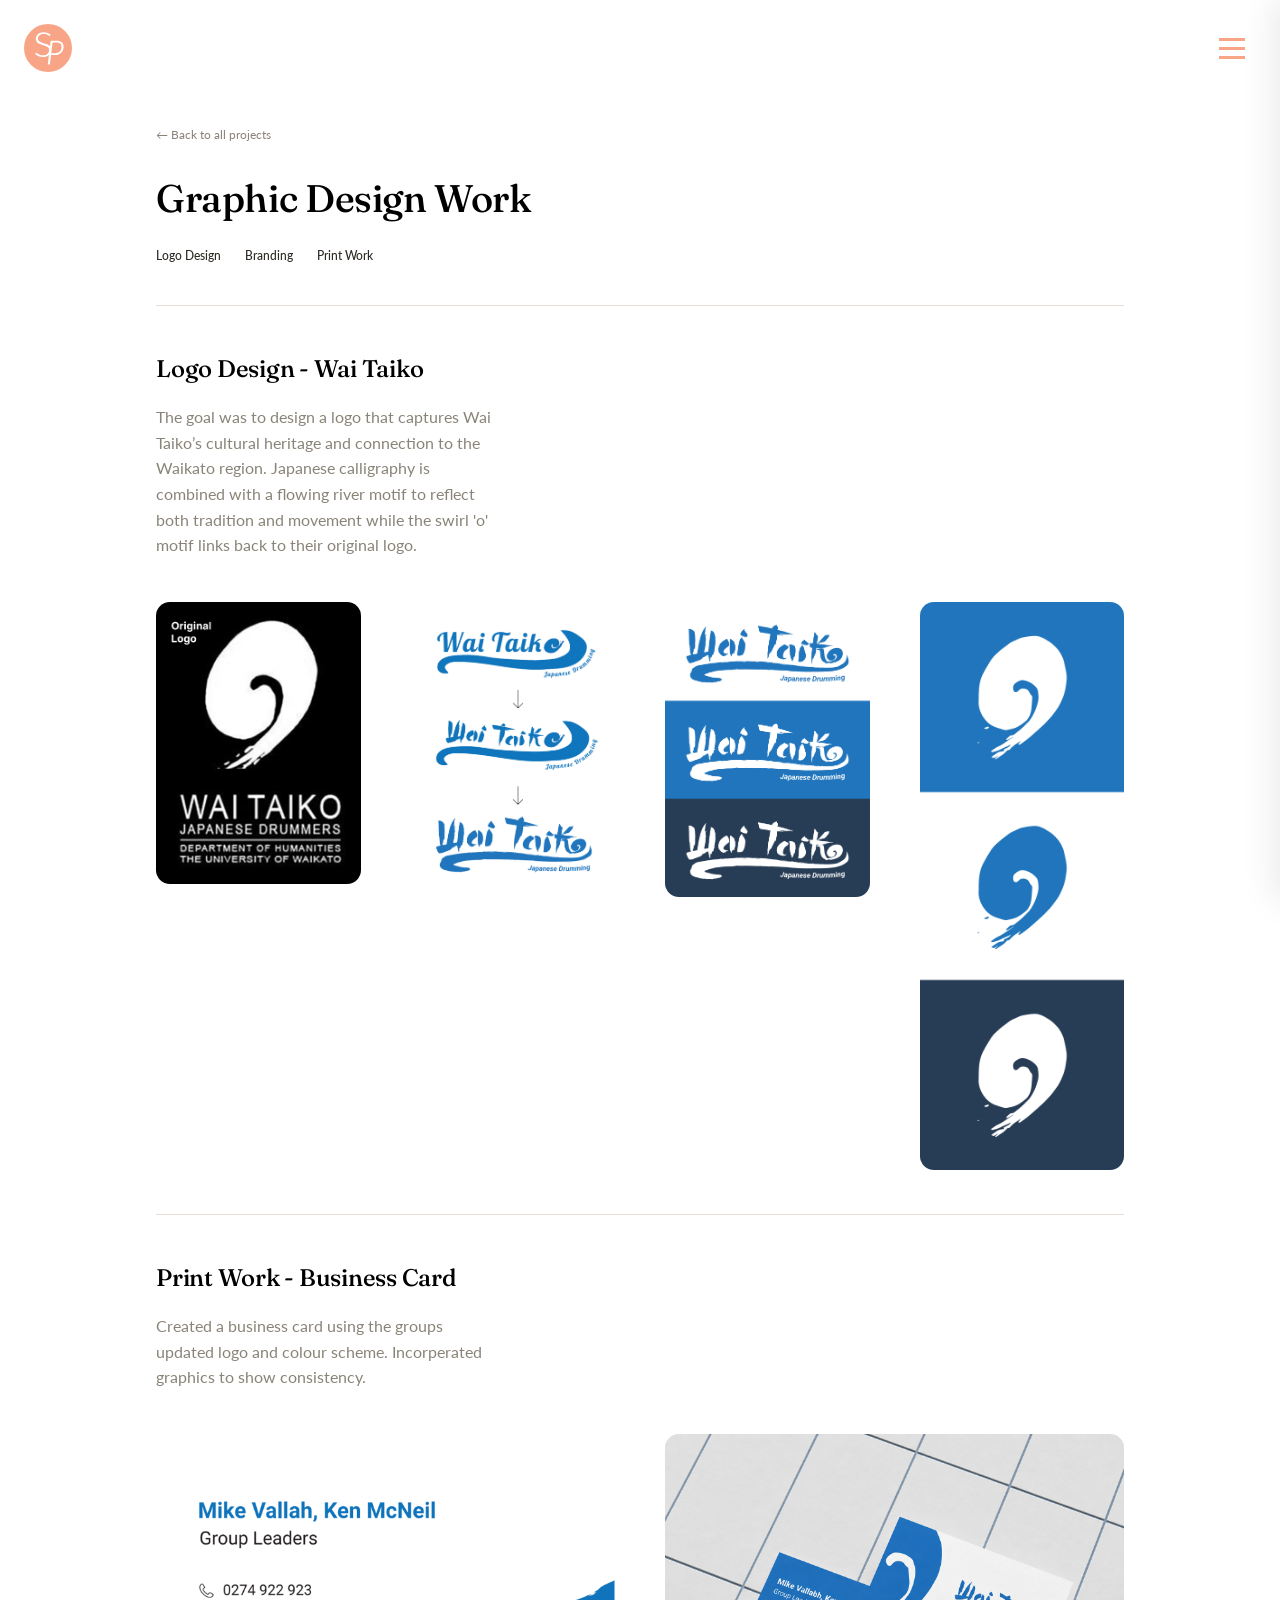
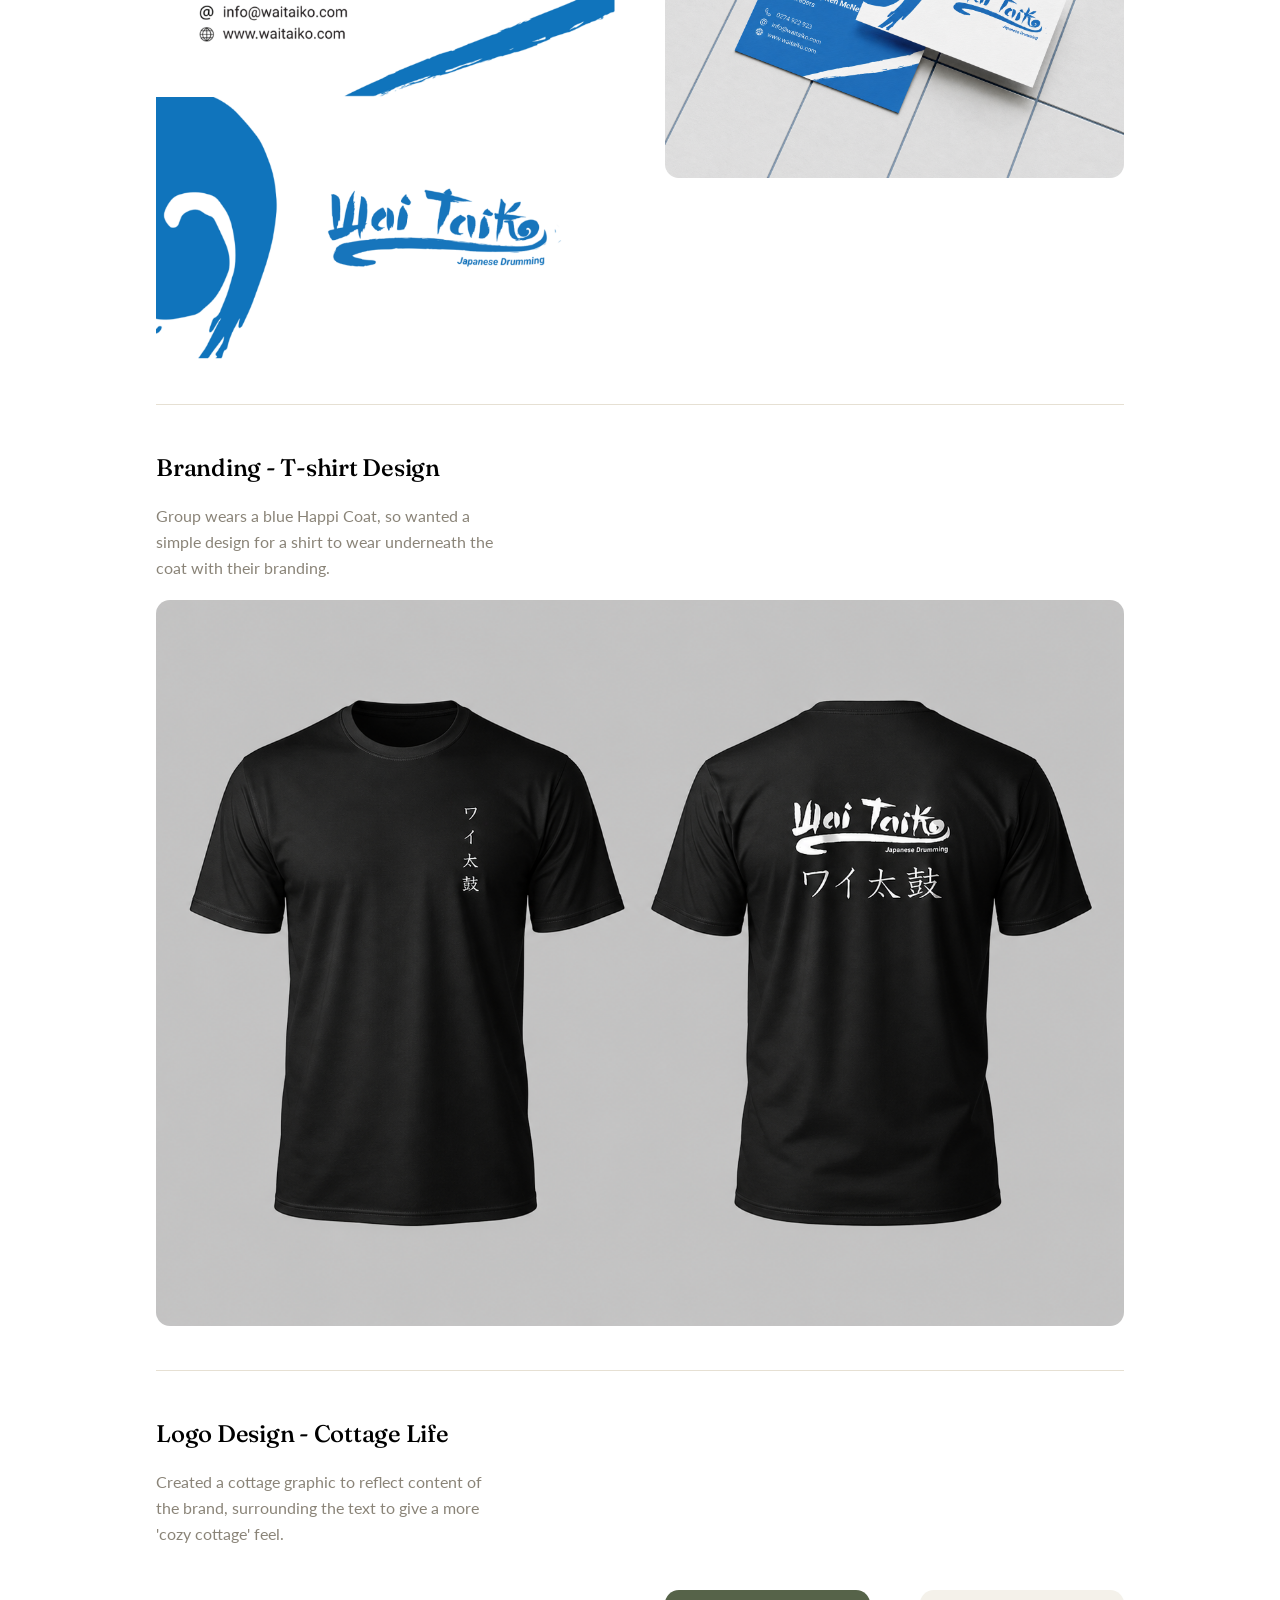
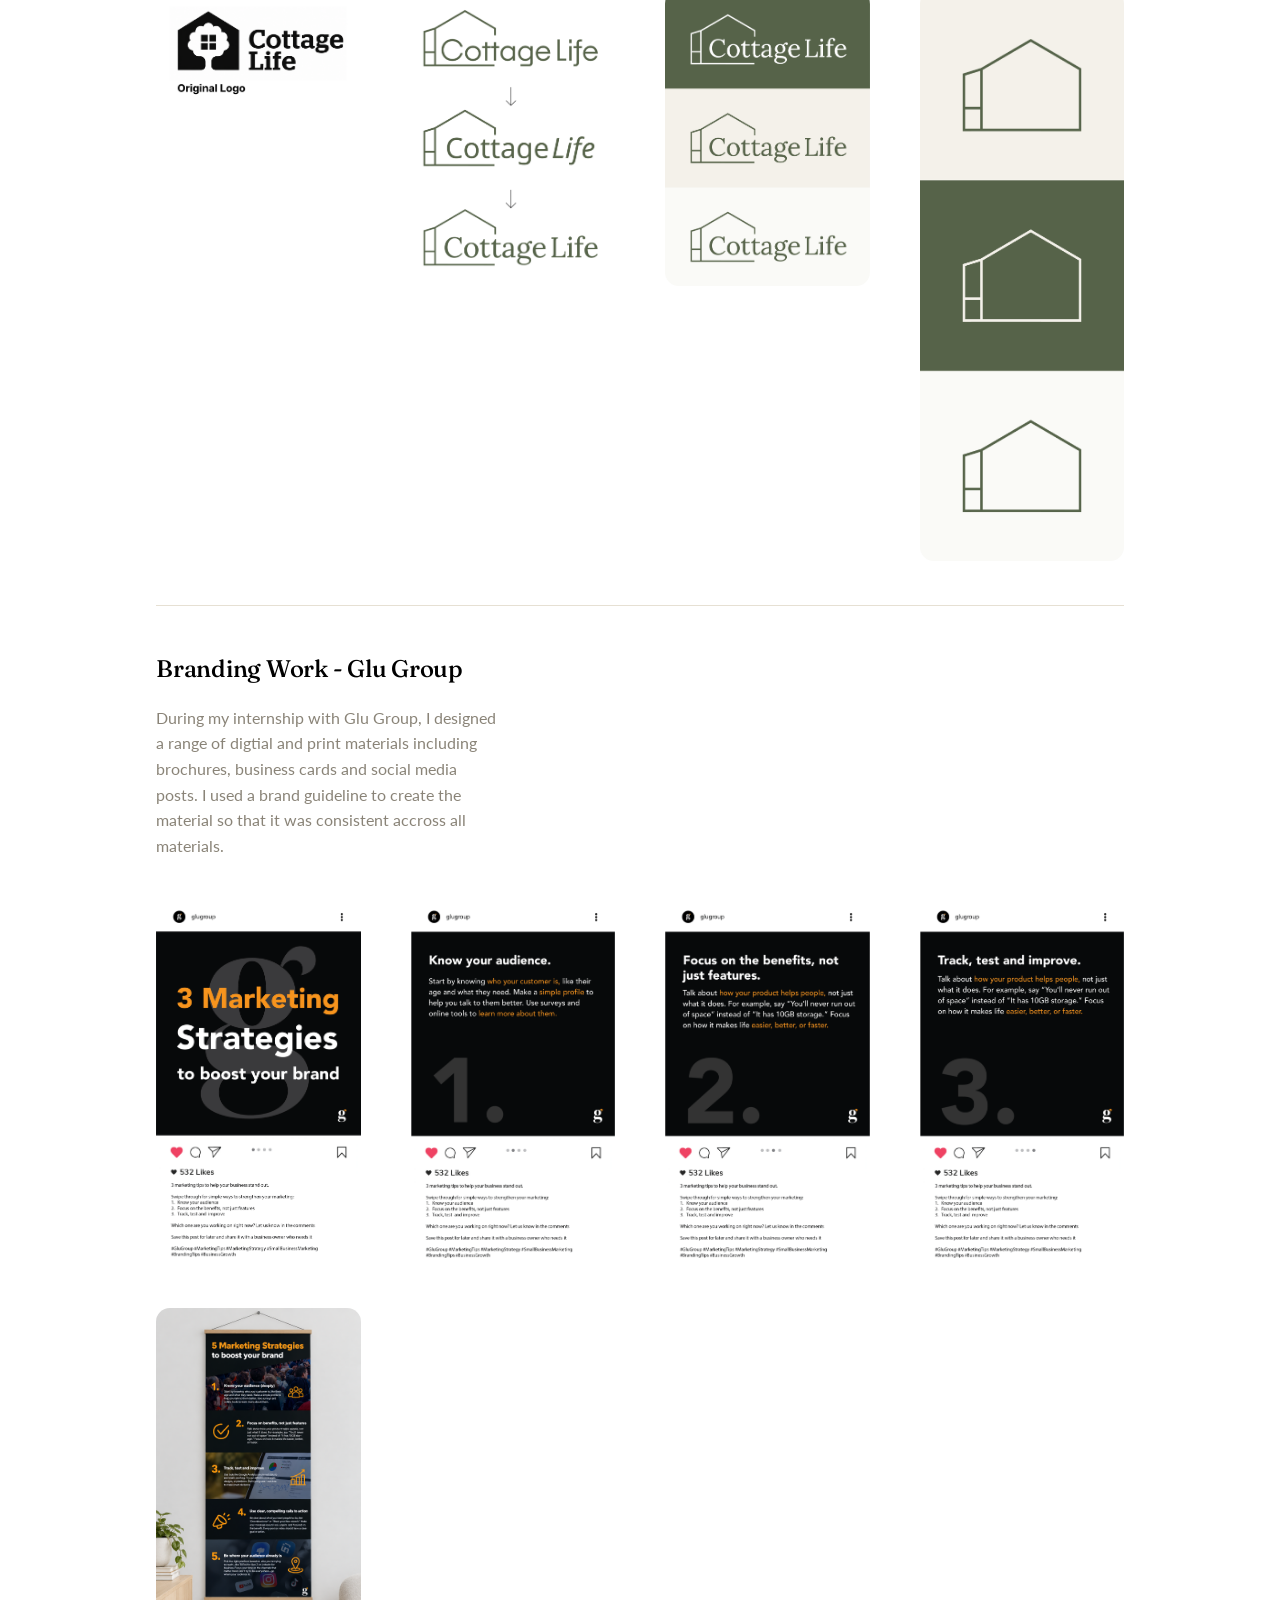
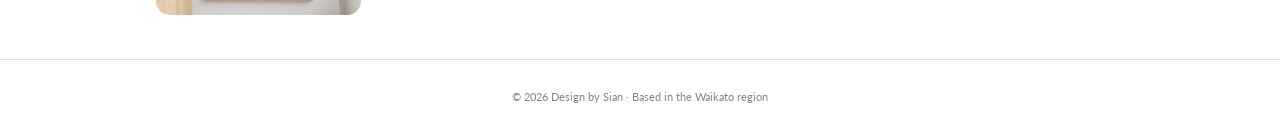
<file: graphicdesignwork.html>
<!DOCTYPE html>
<html lang="en">
<head>
<meta charset="UTF-8">
<meta name="viewport" content="width=device-width, initial-scale=1.0">
<title>Graphic Design Work — Design by Sian</title>
<link rel="preconnect" href="https://fonts.googleapis.com">
<link href="https://fonts.googleapis.com/css2?family=Fraunces:opsz,wght@9..144,400;9..144,500;9..144,600&family=Lato:ital,wght@0,400;0,700;0,900;1,400;1,700&display=swap" rel="stylesheet">
<link rel="stylesheet" href="style.css">
</head>
<body>

<input type="checkbox" id="menuToggle" class="menu-toggle">

<a class="floating-logo" href="index.html">
  <svg id="Layer_2" data-name="Layer 2" xmlns="http://www.w3.org/2000/svg" viewBox="0 0 121 121">
    <defs>
      <style>
        .cls-1 { fill: #fff; }
        .cls-2 { fill: #f8a486; }
      </style>
    </defs>
    <g id="Layer_1-2" data-name="Layer 1">
      <g>
        <circle class="cls-2" cx="60.5" cy="60.5" r="60.5"/>
        <path class="cls-1" d="M95.38,46.04c-2.99-2.68-7.49-4.05-13.39-4.05h-14.18l-.57.5-1.65,13.49c-.63-.71-1.33-1.36-2.1-1.95-1.56-1.17-3.35-2.16-5.37-2.94-2.02-.79-4.08-1.51-6.16-2.16-2.08-.65-4.14-1.3-6.16-1.94-2.02-.65-3.81-1.42-5.37-2.31-1.56-.89-2.82-1.96-3.79-3.22-.97-1.25-1.46-2.83-1.46-4.74,0-1.54.34-3,1.03-4.4.69-1.4,1.67-2.62,2.94-3.67,1.27-1.05,2.81-1.89,4.61-2.52,1.8-.63,3.79-.94,5.98-.94,2.43,0,4.49.25,6.19.76,1.7.51,3.13,1.07,4.28,1.7s2.07,1.19,2.76,1.7c.69.51,1.25.76,1.7.76.61,0,1.07-.28,1.4-.85l1.21-2c-2.35-2.19-4.95-3.8-7.8-4.86-2.85-1.05-6.12-1.58-9.8-1.58-3.08,0-5.85.45-8.32,1.34-2.47.89-4.56,2.08-6.28,3.58-1.72,1.5-3.05,3.24-3.98,5.22-.93,1.98-1.4,4.05-1.4,6.19,0,2.51.49,4.6,1.46,6.28.97,1.68,2.25,3.11,3.82,4.28,1.58,1.17,3.37,2.15,5.37,2.91,2,.77,4.06,1.48,6.16,2.12,2.1.65,4.16,1.3,6.16,1.94,2,.65,3.79,1.44,5.37,2.37s2.85,2.06,3.82,3.4c.97,1.33,1.46,3.01,1.46,5.04,0,1.82-.33,3.55-1,5.19-.67,1.64-1.65,3.07-2.94,4.28-1.3,1.21-2.91,2.18-4.86,2.88-1.94.71-4.19,1.06-6.74,1.06-2.71,0-4.99-.32-6.83-.97-1.84-.65-3.39-1.35-4.64-2.09-1.25-.75-2.26-1.45-3-2.09-.75-.65-1.39-.97-1.91-.97-.45,0-.8.08-1.06.24-.26.16-.5.4-.7.73l-1.34,2.06c2.43,2.19,5.18,3.96,8.26,5.31,3.08,1.35,6.74,2.03,10.99,2.03,3.4,0,6.41-.49,9.04-1.46,2.47-.91,4.56-2.14,6.29-3.65l-2.86,23.43.57.64h4.13l.57-.5,2.86-23.31h9.5c3.34,0,6.41-.52,9.12-1.54,2.73-1.02,5.09-2.47,7.03-4.31,1.94-1.84,3.46-4.07,4.51-6.62,1.05-2.55,1.59-5.39,1.59-8.45,0-4.84-1.52-8.67-4.53-11.37ZM72.07,46.43h9.5c4.36,0,7.66,1.01,9.81,3,2.13,1.98,3.21,4.8,3.21,8.4,0,2.3-.39,4.46-1.17,6.42-.77,1.95-1.89,3.65-3.31,5.06-1.43,1.41-3.17,2.53-5.19,3.34-2.02.8-4.33,1.21-6.86,1.21h-9.36l3.36-27.42Z"/>
      </g>
    </g>
  </svg>
</a>

<label for="menuToggle" class="hamburger-btn">
  <span></span><span></span><span></span>
</label>

<label for="menuToggle" class="menu-overlay"></label>

<nav class="side-panel">
  <a class="panel-link" href="index.html">Home</a>
  <details class="panel-projects">
    <summary class="panel-link">Projects <span class="chev">&darr;</span></summary>
    <div class="panel-sub">
      <a href="defendher.html">DefendHER</a>
      <a href="waitaiko.html">Wai Taiko</a>
      <a href="hamwest.html">Hamilton West School</a>
      <a href="graphicdesignwork.html">Graphic Design Work</a>
    </div>
  </details>
  <a class="panel-link" href="bio.html">Bio</a>
  <a class="panel-link" href="contact.html">Contact</a>
</nav>

<main class="wrap">
  <section class="detail-hero">
    <a class="back-link" href="index.html">&larr; Back to all projects</a>
    <h1>Graphic Design Work</h1>
    <div class="detail-meta">
      <span><strong>Logo Design</strong></span>
      <span><strong>Branding</strong></span>
      <span><strong>Print Work</strong></span>
    </div>
    
  </section>
  
    <div class="detail-block">
      <h2>Logo Design - Wai Taiko</h2>
      <p>The goal was to design a logo that captures Wai Taiko’s cultural heritage and connection to the Waikato region. Japanese calligraphy is combined with a flowing river motif to reflect both tradition and movement while the swirl 'o' motif links back to their original logo.</p>
      <div class="feature-grid">
        <div class="feature-item">
          <img src="images/waitaiko-logo-original.png" alt="wai taiko home wireframe" class="feature-icon-waitaiko">
        </div>
        <div class="feature-item">
          <img src="images/waitaiko-progress.png" alt="wai taiko about wireframe" class="feature-icon-waitaiko">
        </div>
        <div class="feature-item">
          <img src="images/waitaiko-logo.png" alt="wai taiko perform wireframe" class="feature-icon-waitaiko">
        </div>
        <div class="feature-item">
          <img src="images/waitaiko-icon.png" alt="wai taiko book wireframe" class="feature-icon-waitaiko">
        </div>
      </div>
    </div>
  
  <div class="detail-block">
      <h2>Print Work - Business Card</h2>
      <p>Created a business card using the groups updated logo and colour scheme. Incorperated graphics to show consistency.</p>
      <div class="feature-grid-double">
        <div class="feature-item-double">
            <img src="images/waitaiko-business-card-digital.png" alt="wai taiko business card" class="feature-icon-waitaiko">
        </div>
            
        <div class="feature-item-double">
            <img src="images/waitaiko-business-card%20mockup.png" alt="wai taiko business card" class="feature-icon-waitaiko">
        </div>
      </div>  
  </div>
  
  <div class="detail-block">
      <h2>Branding - T-shirt Design</h2>
      <p>Group wears a blue Happi Coat, so wanted a simple design for a shirt to wear underneath the coat with their branding.</p>
      <div class="placeholder-visual" style="background:transparent;min-height:0;"><img src="images/waitaiko-shirts.png" alt="Wai Taiko key features" style="width:100%;border-radius:var(--radius);display:block;"></div>
    </div>
    
  <div class="detail-block">
      <h2>Logo Design - Cottage Life</h2><p>Created a cottage graphic to reflect content of the brand, surrounding the text to give a more 'cozy cottage' feel.</p>
      <div class="feature-grid">
        <div class="feature-item">
          <img src="images/cottagelife-original.png" alt="wai taiko home wireframe" class="feature-icon-waitaiko">
        </div>
        <div class="feature-item">
          <img src="images/cottagelife-progress.png" alt="wai taiko about wireframe" class="feature-icon-waitaiko">
        </div>
        <div class="feature-item">
          <img src="images/cottagelife-logo.png" alt="wai taiko perform wireframe" class="feature-icon-waitaiko">
        </div>
        <div class="feature-item">
          <img src="images/cottagelife-icon.png" alt="wai taiko book wireframe" class="feature-icon-waitaiko">
        </div>
      </div>
    </div>
  
    <div class="detail-block">
      <h2>Branding Work - Glu Group</h2>
      <p>During my internship with Glu Group, I designed a range of digtial and print materials including brochures, business cards and social media posts. I used a brand guideline to create the material so that it was consistent accross all materials.</p>
        <div class="feature-grid">
        <div class="feature-item">
          <img src="images/glu-cm-4@3x.png" alt="wai taiko home wireframe" class="feature-icon-waitaiko">
        </div>
        <div class="feature-item">
          <img src="images/glu-sm-1@3x.png" alt="wai taiko about wireframe" class="feature-icon-waitaiko">
        </div>
        <div class="feature-item">
          <img src="images/glu-sm-2@3x.png" alt="wai taiko perform wireframe" class="feature-icon-waitaiko">
        </div>
        <div class="feature-item">
          <img src="images/glu-sm-3@3x.png" alt="wai taiko book wireframe" class="feature-icon-waitaiko">
        </div>
      </div>
      <div class="feature-grid">
        <div class="feature-item">
          <img src="images/glu-marketing-banner.png" alt="wai taiko home wireframe" class="feature-icon-waitaiko">
        </div>
      </div>
      </div>
  
</main>

<footer>&copy; 2026 Design by Sian &middot; Based in the Waikato region</footer>

</body>
</html>
</file>
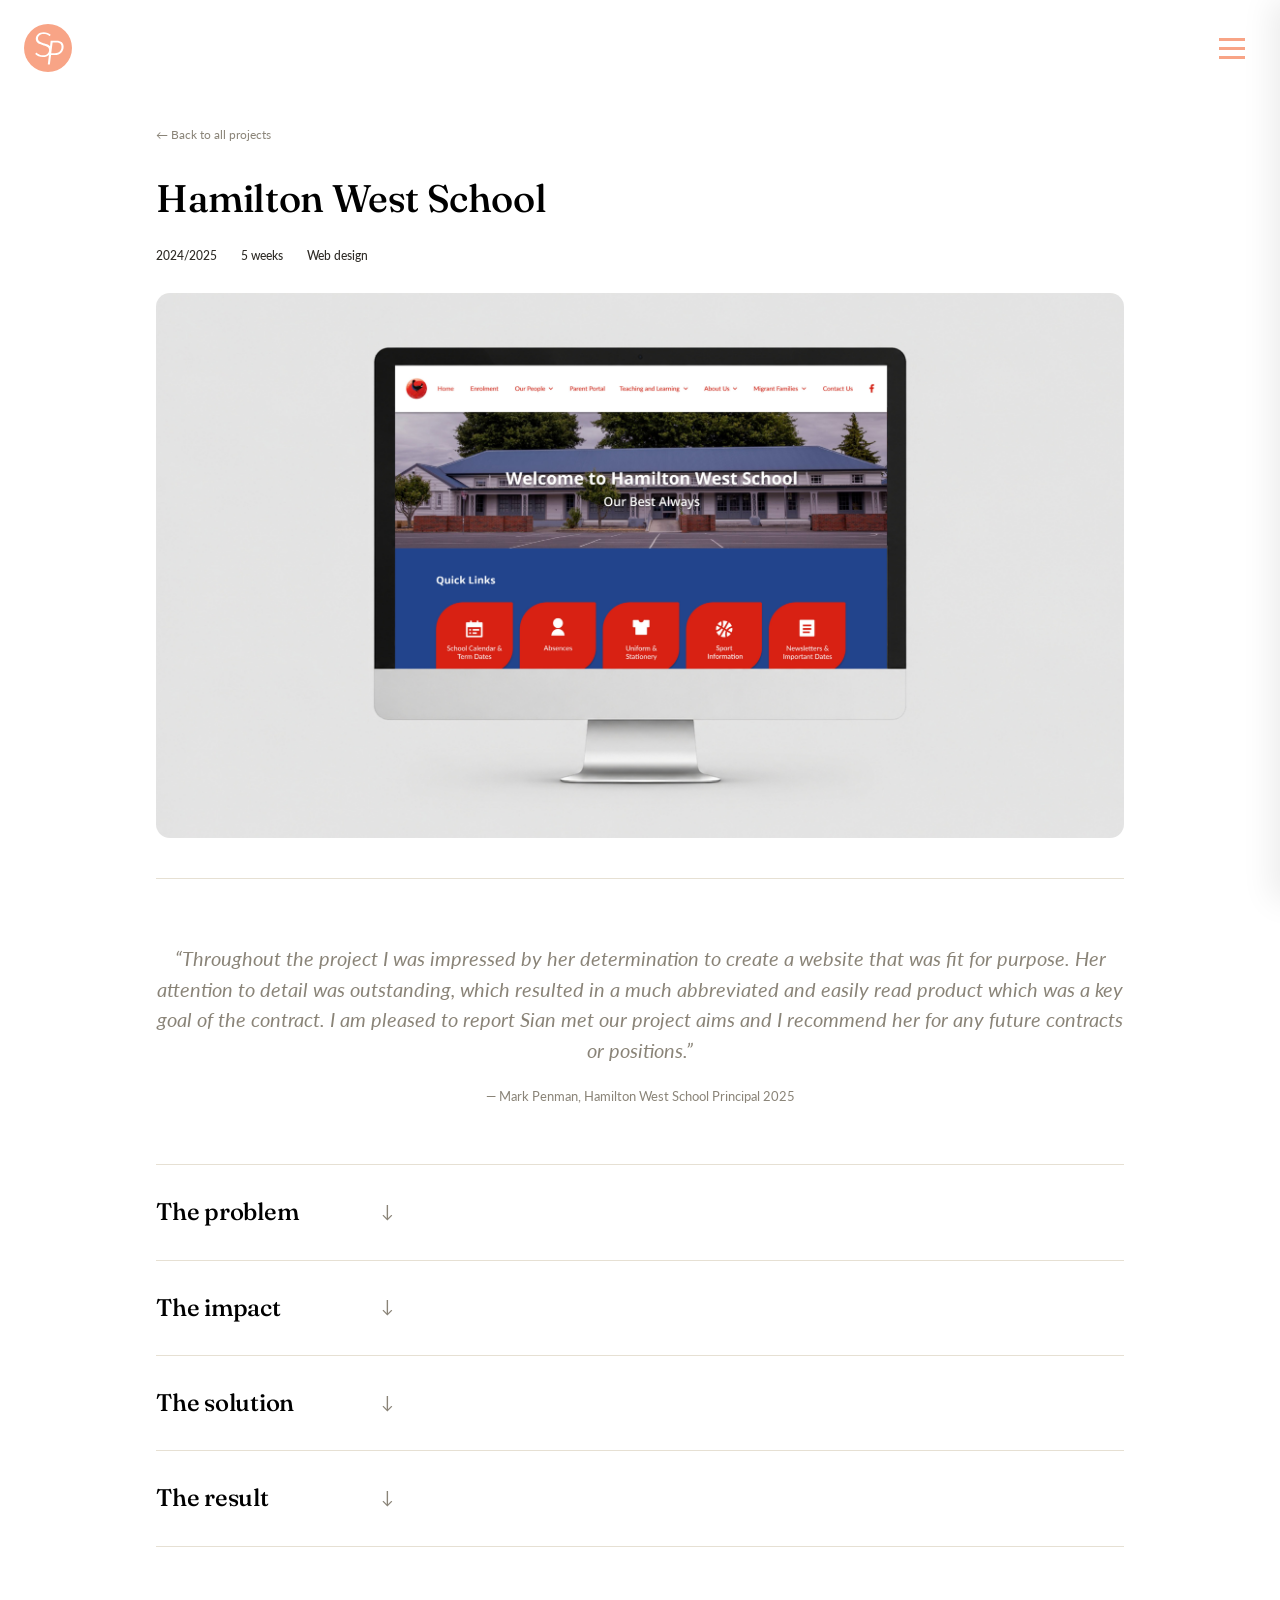
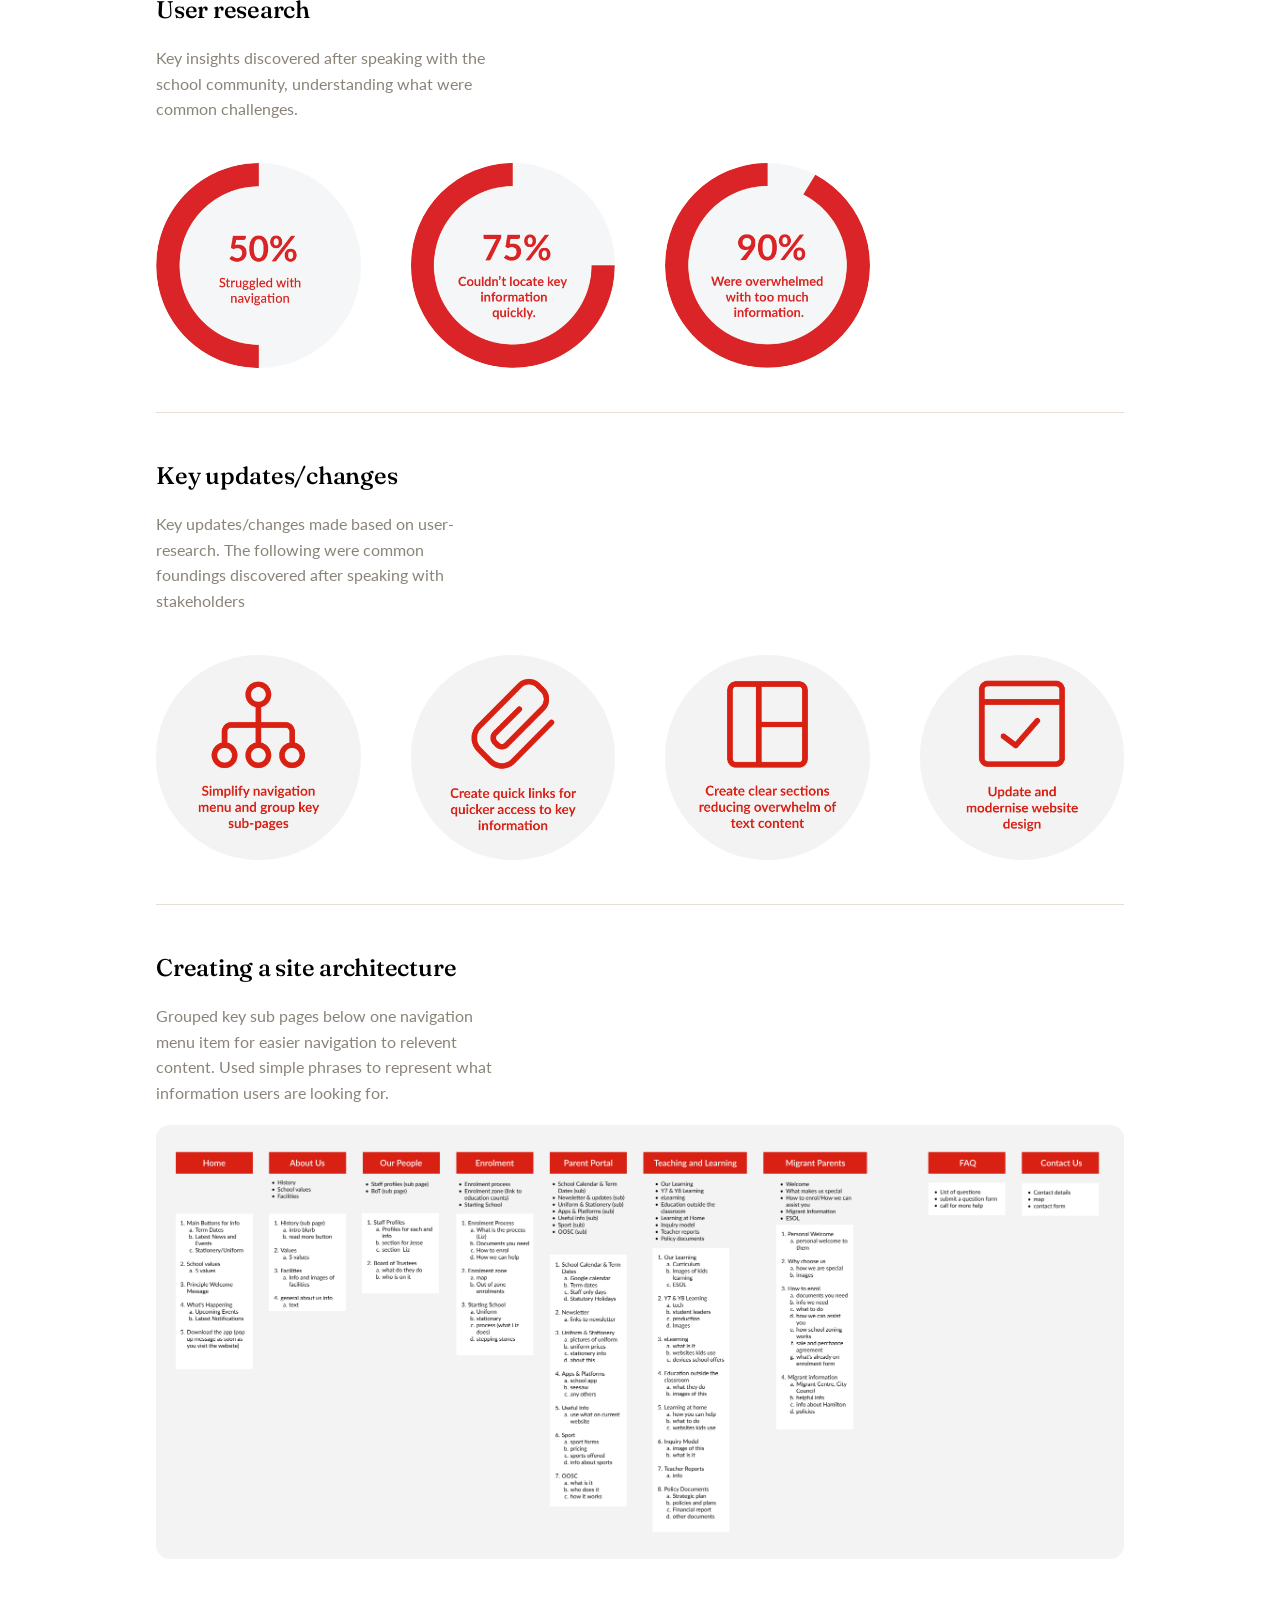
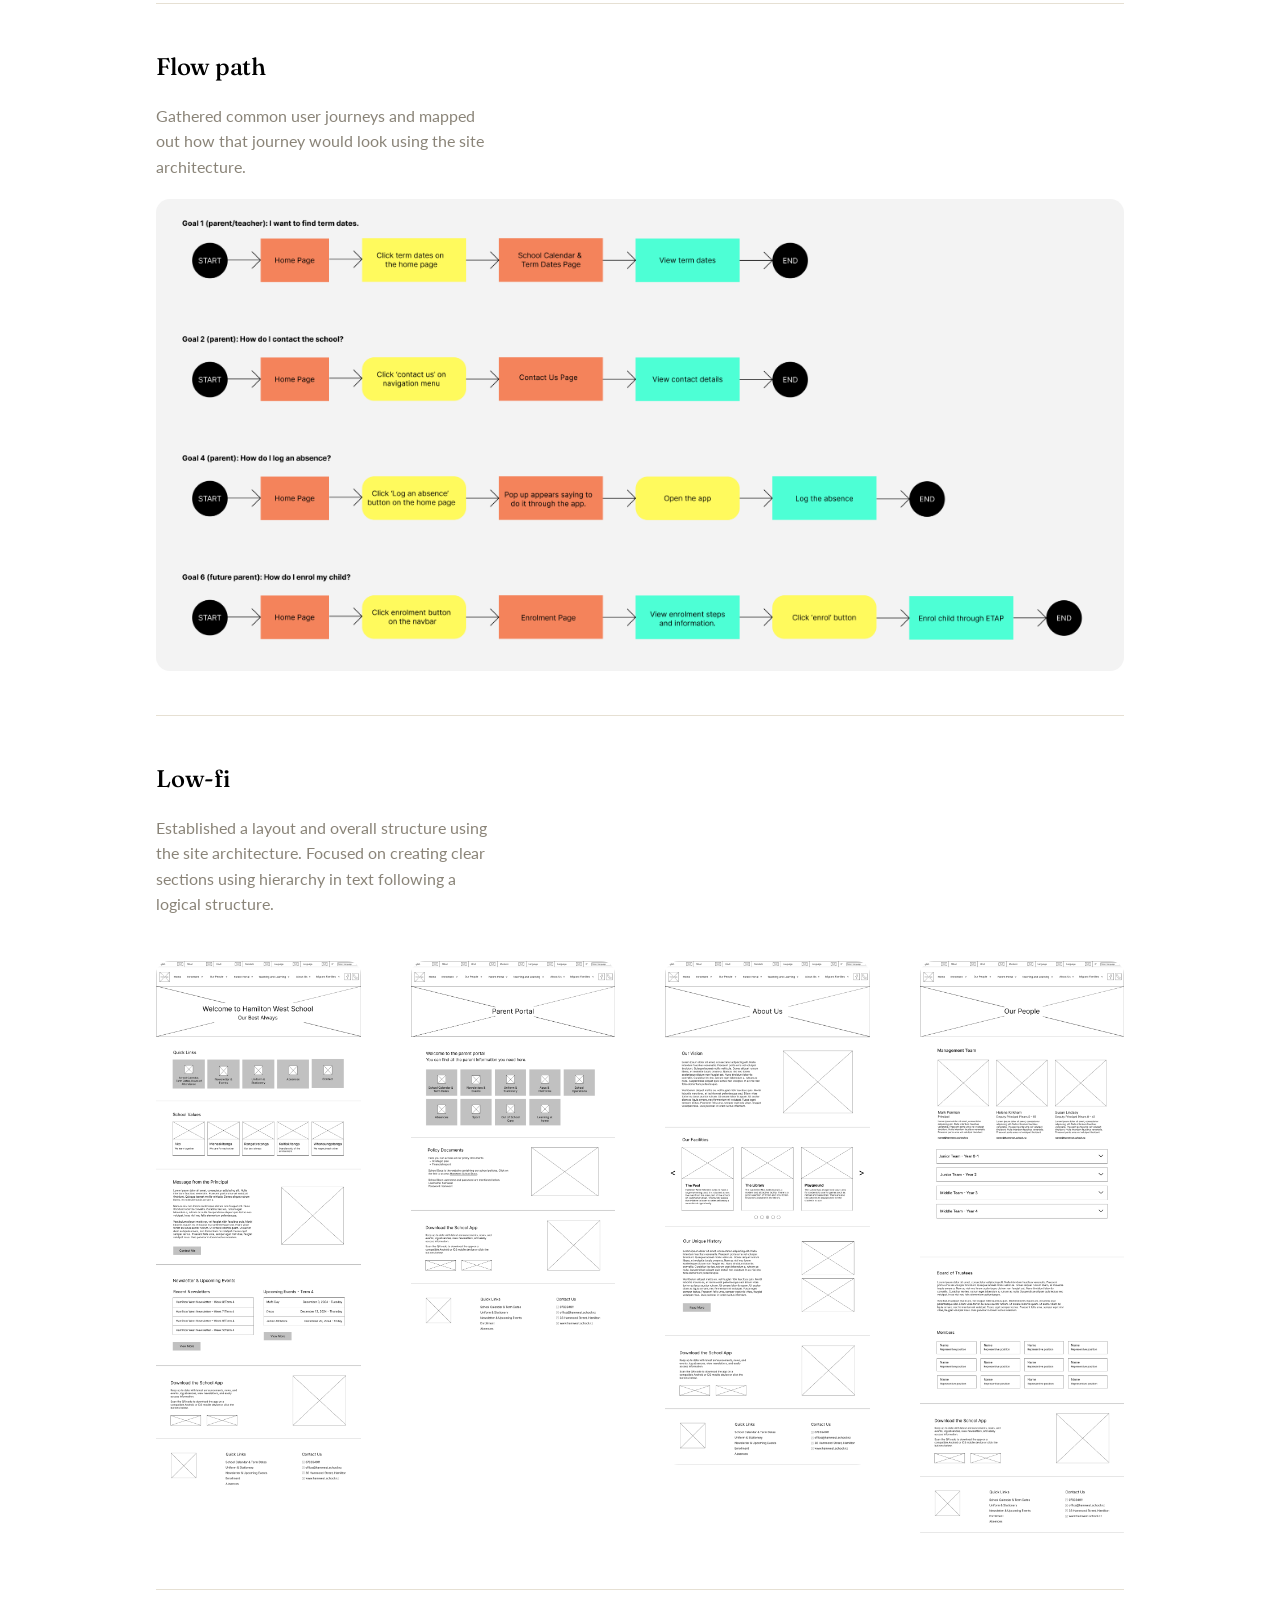
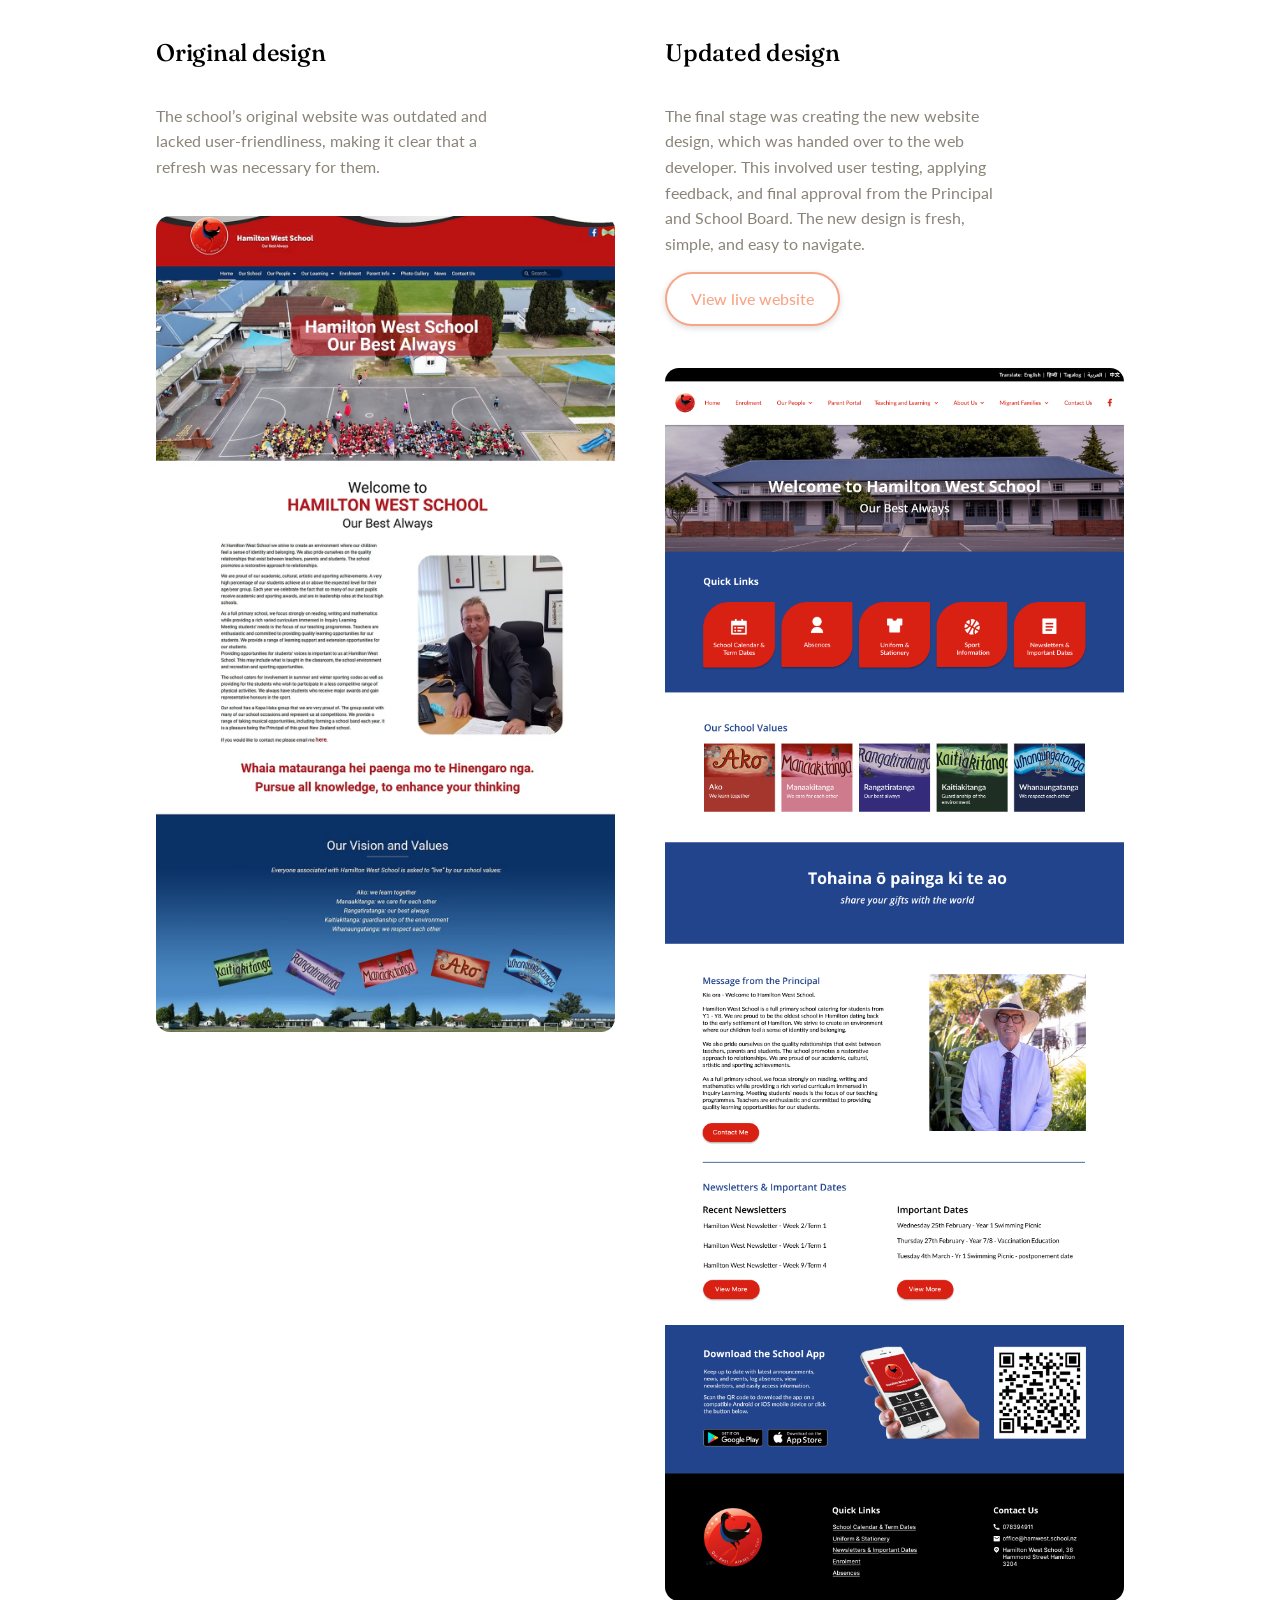
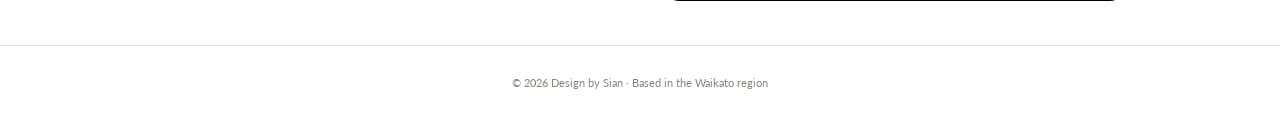
<file: hamwest.html>
<!DOCTYPE html>
<html lang="en">
<head>
<meta charset="UTF-8">
<meta name="viewport" content="width=device-width, initial-scale=1.0">
<title>Hamilton West School — Design by Sian</title>
<link rel="preconnect" href="https://fonts.googleapis.com">
<link href="https://fonts.googleapis.com/css2?family=Fraunces:opsz,wght@9..144,400;9..144,500;9..144,600&family=Lato:ital,wght@0,400;0,700;0,900;1,400;1,700&display=swap" rel="stylesheet">
<link rel="stylesheet" href="style.css">
</head>
<body>

<input type="checkbox" id="menuToggle" class="menu-toggle">

<a class="floating-logo" href="index.html">
  <svg id="Layer_2" data-name="Layer 2" xmlns="http://www.w3.org/2000/svg" viewBox="0 0 121 121">
    <defs>
      <style>
        .cls-1 { fill: #fff; }
        .cls-2 { fill: #f8a486; }
      </style>
    </defs>
    <g id="Layer_1-2" data-name="Layer 1">
      <g>
        <circle class="cls-2" cx="60.5" cy="60.5" r="60.5"/>
        <path class="cls-1" d="M95.38,46.04c-2.99-2.68-7.49-4.05-13.39-4.05h-14.18l-.57.5-1.65,13.49c-.63-.71-1.33-1.36-2.1-1.95-1.56-1.17-3.35-2.16-5.37-2.94-2.02-.79-4.08-1.51-6.16-2.16-2.08-.65-4.14-1.3-6.16-1.94-2.02-.65-3.81-1.42-5.37-2.31-1.56-.89-2.82-1.96-3.79-3.22-.97-1.25-1.46-2.83-1.46-4.74,0-1.54.34-3,1.03-4.4.69-1.4,1.67-2.62,2.94-3.67,1.27-1.05,2.81-1.89,4.61-2.52,1.8-.63,3.79-.94,5.98-.94,2.43,0,4.49.25,6.19.76,1.7.51,3.13,1.07,4.28,1.7s2.07,1.19,2.76,1.7c.69.51,1.25.76,1.7.76.61,0,1.07-.28,1.4-.85l1.21-2c-2.35-2.19-4.95-3.8-7.8-4.86-2.85-1.05-6.12-1.58-9.8-1.58-3.08,0-5.85.45-8.32,1.34-2.47.89-4.56,2.08-6.28,3.58-1.72,1.5-3.05,3.24-3.98,5.22-.93,1.98-1.4,4.05-1.4,6.19,0,2.51.49,4.6,1.46,6.28.97,1.68,2.25,3.11,3.82,4.28,1.58,1.17,3.37,2.15,5.37,2.91,2,.77,4.06,1.48,6.16,2.12,2.1.65,4.16,1.3,6.16,1.94,2,.65,3.79,1.44,5.37,2.37s2.85,2.06,3.82,3.4c.97,1.33,1.46,3.01,1.46,5.04,0,1.82-.33,3.55-1,5.19-.67,1.64-1.65,3.07-2.94,4.28-1.3,1.21-2.91,2.18-4.86,2.88-1.94.71-4.19,1.06-6.74,1.06-2.71,0-4.99-.32-6.83-.97-1.84-.65-3.39-1.35-4.64-2.09-1.25-.75-2.26-1.45-3-2.09-.75-.65-1.39-.97-1.91-.97-.45,0-.8.08-1.06.24-.26.16-.5.4-.7.73l-1.34,2.06c2.43,2.19,5.18,3.96,8.26,5.31,3.08,1.35,6.74,2.03,10.99,2.03,3.4,0,6.41-.49,9.04-1.46,2.47-.91,4.56-2.14,6.29-3.65l-2.86,23.43.57.64h4.13l.57-.5,2.86-23.31h9.5c3.34,0,6.41-.52,9.12-1.54,2.73-1.02,5.09-2.47,7.03-4.31,1.94-1.84,3.46-4.07,4.51-6.62,1.05-2.55,1.59-5.39,1.59-8.45,0-4.84-1.52-8.67-4.53-11.37ZM72.07,46.43h9.5c4.36,0,7.66,1.01,9.81,3,2.13,1.98,3.21,4.8,3.21,8.4,0,2.3-.39,4.46-1.17,6.42-.77,1.95-1.89,3.65-3.31,5.06-1.43,1.41-3.17,2.53-5.19,3.34-2.02.8-4.33,1.21-6.86,1.21h-9.36l3.36-27.42Z"/>
      </g>
    </g>
  </svg>
</a>

<label for="menuToggle" class="hamburger-btn">
  <span></span><span></span><span></span>
</label>

<label for="menuToggle" class="menu-overlay"></label>

<nav class="side-panel">
  <a class="panel-link" href="index.html">Home</a>
  <details class="panel-projects">
    <summary class="panel-link">Projects <span class="chev">&darr;</span></summary>
    <div class="panel-sub">
      <a href="defendher.html">DefendHER</a>
      <a href="waitaiko.html">Wai Taiko</a>
      <a href="hamwest.html">Hamilton West School</a>
      <a href="graphicdesignwork.html">Graphic Design Work</a>
    </div>
  </details>
  <a class="panel-link" href="bio.html">Bio</a>
  <a class="panel-link" href="contact.html">Contact</a>
</nav>

<main class="wrap">
  <section class="detail-hero">
    <a class="back-link" href="index.html">&larr; Back to all projects</a>
    <h1>Hamilton West School</h1>
    <div class="detail-meta">
      <span><strong>2024/2025</strong></span>
      <span><strong>5 weeks</strong></span>
      <span><strong>Web design</strong></span>
    </div>
    <div id="pd-hero-image"><img src="images/hamwest-image.jpg" alt="Hamilton West School preview"></div>
  </section>
  
  <div class="detail-block">
      <p style="font-size:clamp(18px, 1.6vw, 28px);text-align:center;max-width:none;font-style:italic;line-height:1.5;">&ldquo;Throughout the project I was impressed by her determination to create a website that was fit for purpose. Her attention to detail was outstanding, which resulted in a much abbreviated and easily read product which was a key goal of the contract. I am pleased to report Sian met our project aims and I recommend her for any future contracts or positions.&rdquo;</p>
      <p style="text-align:center;max-width:none;font-size:clamp(13px, 0.9vw, 16px);color:var(--text-muted);margin-top:16px;">— Mark Penman, Hamilton West School Principal 2025</p>
    </div>

    <details class="accordion-block" name="pd-accordion">
      <summary class="accordion-toggle"><h2 class="accordion-label">The problem</h2><span class="accordion-chev">&darr;</span></summary>
      <div class="accordion-body"><p>The school's original website was outdated and difficult to navigate. Important information was hard to find, and the website no longer reflected the vibrant, welcoming identity of the school.</p></div>
    </details>
    <details class="accordion-block" name="pd-accordion">
      <summary class="accordion-toggle"><h2 class="accordion-label">The impact</h2><span class="accordion-chev">&darr;</span></summary>
      <div class="accordion-body"><p>An accessible and easy-to-use website is essential for schools—it helps parents stay informed, makes finding information smoother, and represents the school's values and culture online. A poor user experience can lead to confusion, frustration, and missed information for families and staff.</p></div>
    </details>
    <details class="accordion-block" name="pd-accordion">
      <summary class="accordion-toggle"><h2 class="accordion-label">The solution</h2><span class="accordion-chev">&darr;</span></summary>
      <div class="accordion-body"><p>I designed a fresh, simple layout with clear navigation, improved readability, and a visual style that felt warm and welcoming. Key content like term dates, newsletters, and contact information was made easily accessible via the quick links section. I managed the entire project independently, coordinating meetings with the school board.</p></div>
    </details>
    <details class="accordion-block" name="pd-accordion">
      <summary class="accordion-toggle"><h2 class="accordion-label">The result</h2><span class="accordion-chev">&darr;</span></summary>
      <div class="accordion-body"><p>The school board and Principal was thrilled with the result. The final website received positive feedback from both staff and parents, and it's now a much more effective information too. It was a proud milestone in my design journey and gave me valuable experience and managing a project from start to finish.</p></div>
    </details>
  
    <div class="detail-block">
      <h2>User research</h2>
      <p>Key insights discovered after speaking with the school community, understanding what were common challenges.</p><br>
      <div class="feature-grid">
  <div class="feature-item">
    <img src="images/hamwest-usertesting-50.png" alt="" class="feature-icon">
  </div>
  <div class="feature-item">
    <img src="images/hamwest-usertesting-75.png" alt="" class="feature-icon">
  </div>
  <div class="feature-item">
    <img src="images/hamwest-usertesting-90.png" alt="" class="feature-icon">
  </div>
</div>
    
    </div>
  
    <div class="detail-block">
      <h2>Key updates/changes</h2>
      <p>Key updates/changes made based on user-research. The following were common foundings discovered after speaking with stakeholders</p><br>
      <div class="feature-grid">
  <div class="feature-item">
    <img src="images/hamwest-nav-icon.png" alt="" class="feature-icon">
  </div>
  <div class="feature-item">
    <img src="images/hamwest-links-icon.png" alt="" class="feature-icon">
  </div>
  <div class="feature-item">
    <img src="images/hamwest-structure-icon.png" alt="" class="feature-icon">
  </div>
  <div class="feature-item">
    <img src="images/hamwest-modernise-icon.png" alt="" class="feature-icon">
  </div>
</div>
    </div>
  
  <div class="detail-block">
      <h2>Creating a site architecture</h2>
      <p>Grouped key sub pages below one navigation menu item for easier navigation to relevent content. Used simple phrases to represent what information users are looking for.</p>
      <div class="placeholder-visual" style="background:transparent;min-height:0;"><img src="images/hamwest-site-arch.png" alt="Hamilton West School site architecture" style="width:100%;border-radius:var(--radius);display:block;"></div>
    </div>
  
    <div class="detail-block">
          <h2>Flow path</h2>
          <p>Gathered common user journeys and mapped out how that journey would look using the site architecture.</p>     
          <div class="placeholder-visual" style="background:transparent;min-height:0;"><img src="images/hamwest-flowpaths.png" alt="Hamilton West School user research stats" style="width:100%;border-radius:var(--radius);display:block;"></div>
    </div>

    <div class="detail-block">
      <h2>Low-fi</h2>
          <p>Established a layout and overall structure using the site architecture. Focused on creating clear sections using hierarchy in text following a logical structure.</p>
      
      <div class="feature-grid">
        <div class="feature-item">
          <img src="images/hamwest-wireframe-home.png" alt="wai taiko home wireframe" class="feature-icon-waitaiko">
        </div>
        <div class="feature-item">
          <img src="images/hamwest-wireframe-parentportal.png" alt="wai taiko about wireframe" class="feature-icon-waitaiko">
        </div>
        <div class="feature-item">
          <img src="images/hamwest-wireframe-about.png" alt="wai taiko perform wireframe" class="feature-icon-waitaiko">
        </div>
        <div class="feature-item">
          <img src="images/hamwest-wireframe-people.png" alt="wai taiko book wireframe" class="feature-icon-waitaiko">
        </div>
      </div>
    </div>

    <div class="detail-block">
      
          <div class="feature-grid-double">
        <div class="feature-item-double">
          <h2>Original design</h2>
          <p>The school’s original website was outdated and lacked user-friendliness, making it clear that a refresh was necessary for them.</p>
           <div class="placeholder-visual" style="background:transparent;min-height:0;"><img src="images/hamwest-old-website.png" alt="Hamilton West School high-fi home" style="width:100%;border-radius:var(--radius);display:block;"></div>
        </div>
            
        <div class="feature-item-double">
          <h2>Updated design</h2>
          <p>The final stage was creating the new website design, which was handed over to the web developer. This involved user testing, applying feedback, and final approval from the Principal and School Board. The new design is fresh, simple, and easy to navigate.</p>
          <a href="https://hamwest.school.nz/" class="hifi-btn" target="_blank" rel="noopener">View live website</a>
           <div class="placeholder-visual" style="background:transparent;min-height:0;"><img src="images/hamwest-highfi-home.png" alt="Hamilton West School high-fi home" style="width:100%;border-radius:var(--radius);display:block;"></div>
        </div>
      </div>   
    </div>
</main>

<footer>&copy; 2026 Design by Sian &middot; Based in the Waikato region</footer>

</body>
</html>
</file>
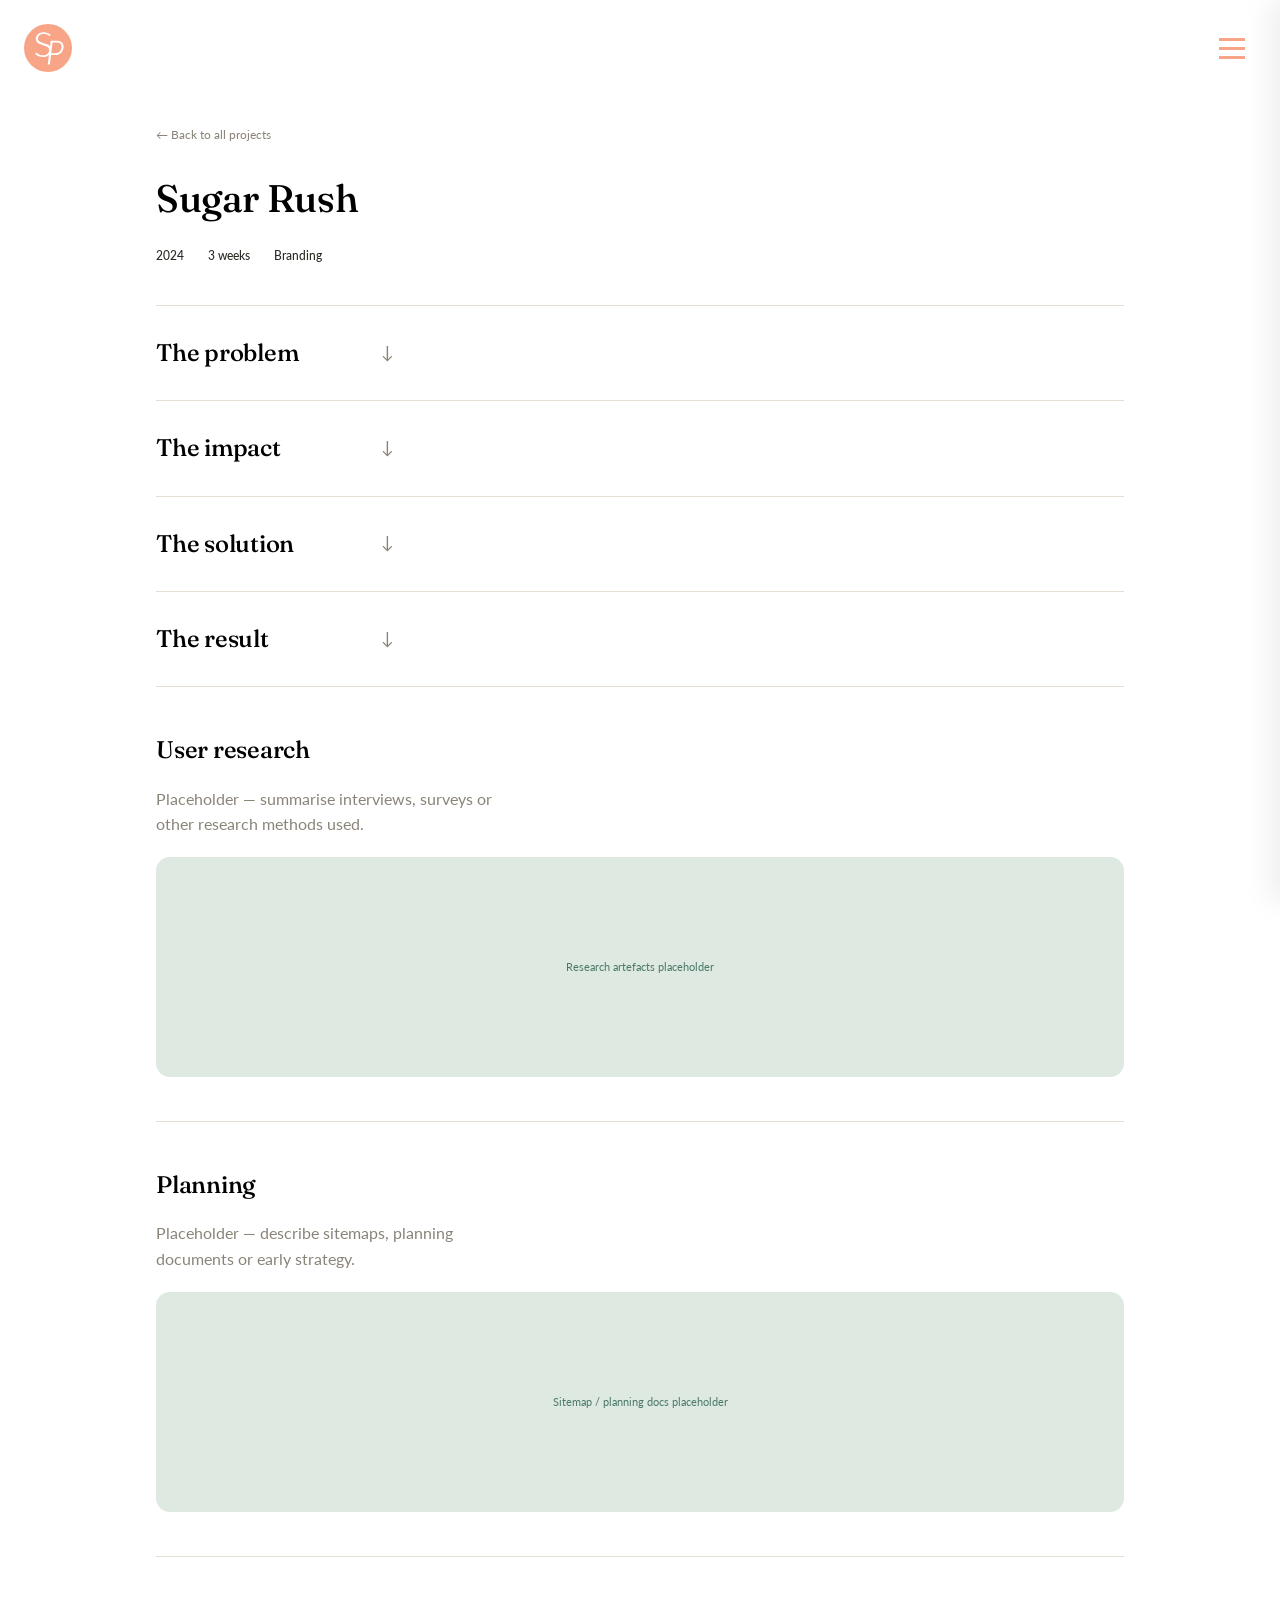
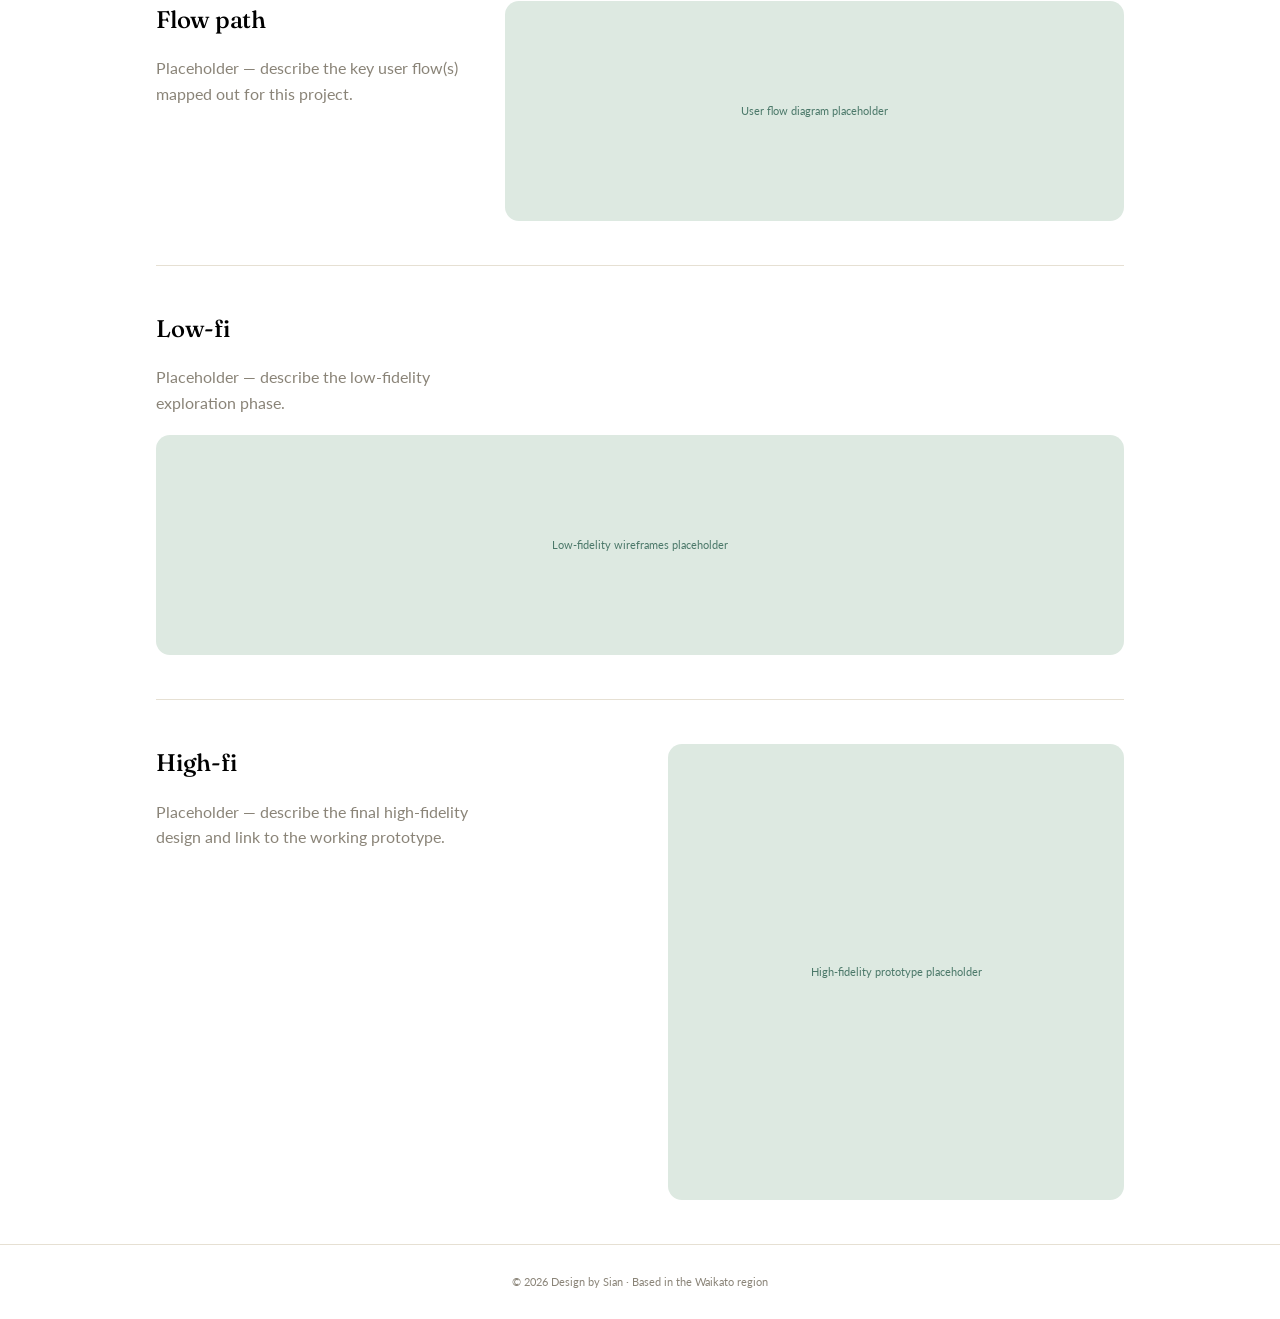
<file: sugarrush.html>
<!DOCTYPE html>
<html lang="en">
<head>
<meta charset="UTF-8">
<meta name="viewport" content="width=device-width, initial-scale=1.0">
<title>Sugar Rush — Design by Sian</title>
<link rel="preconnect" href="https://fonts.googleapis.com">
<link href="https://fonts.googleapis.com/css2?family=Fraunces:opsz,wght@9..144,400;9..144,500;9..144,600&family=Lato:ital,wght@0,400;0,700;0,900;1,400;1,700&display=swap" rel="stylesheet">
<link rel="stylesheet" href="style.css">
</head>
<body>

<input type="checkbox" id="menuToggle" class="menu-toggle">

<a class="floating-logo" href="index.html">
  <svg id="Layer_2" data-name="Layer 2" xmlns="http://www.w3.org/2000/svg" viewBox="0 0 121 121">
    <defs>
      <style>
        .cls-1 { fill: #fff; }
        .cls-2 { fill: #f8a486; }
      </style>
    </defs>
    <g id="Layer_1-2" data-name="Layer 1">
      <g>
        <circle class="cls-2" cx="60.5" cy="60.5" r="60.5"/>
        <path class="cls-1" d="M95.38,46.04c-2.99-2.68-7.49-4.05-13.39-4.05h-14.18l-.57.5-1.65,13.49c-.63-.71-1.33-1.36-2.1-1.95-1.56-1.17-3.35-2.16-5.37-2.94-2.02-.79-4.08-1.51-6.16-2.16-2.08-.65-4.14-1.3-6.16-1.94-2.02-.65-3.81-1.42-5.37-2.31-1.56-.89-2.82-1.96-3.79-3.22-.97-1.25-1.46-2.83-1.46-4.74,0-1.54.34-3,1.03-4.4.69-1.4,1.67-2.62,2.94-3.67,1.27-1.05,2.81-1.89,4.61-2.52,1.8-.63,3.79-.94,5.98-.94,2.43,0,4.49.25,6.19.76,1.7.51,3.13,1.07,4.28,1.7s2.07,1.19,2.76,1.7c.69.51,1.25.76,1.7.76.61,0,1.07-.28,1.4-.85l1.21-2c-2.35-2.19-4.95-3.8-7.8-4.86-2.85-1.05-6.12-1.58-9.8-1.58-3.08,0-5.85.45-8.32,1.34-2.47.89-4.56,2.08-6.28,3.58-1.72,1.5-3.05,3.24-3.98,5.22-.93,1.98-1.4,4.05-1.4,6.19,0,2.51.49,4.6,1.46,6.28.97,1.68,2.25,3.11,3.82,4.28,1.58,1.17,3.37,2.15,5.37,2.91,2,.77,4.06,1.48,6.16,2.12,2.1.65,4.16,1.3,6.16,1.94,2,.65,3.79,1.44,5.37,2.37s2.85,2.06,3.82,3.4c.97,1.33,1.46,3.01,1.46,5.04,0,1.82-.33,3.55-1,5.19-.67,1.64-1.65,3.07-2.94,4.28-1.3,1.21-2.91,2.18-4.86,2.88-1.94.71-4.19,1.06-6.74,1.06-2.71,0-4.99-.32-6.83-.97-1.84-.65-3.39-1.35-4.64-2.09-1.25-.75-2.26-1.45-3-2.09-.75-.65-1.39-.97-1.91-.97-.45,0-.8.08-1.06.24-.26.16-.5.4-.7.73l-1.34,2.06c2.43,2.19,5.18,3.96,8.26,5.31,3.08,1.35,6.74,2.03,10.99,2.03,3.4,0,6.41-.49,9.04-1.46,2.47-.91,4.56-2.14,6.29-3.65l-2.86,23.43.57.64h4.13l.57-.5,2.86-23.31h9.5c3.34,0,6.41-.52,9.12-1.54,2.73-1.02,5.09-2.47,7.03-4.31,1.94-1.84,3.46-4.07,4.51-6.62,1.05-2.55,1.59-5.39,1.59-8.45,0-4.84-1.52-8.67-4.53-11.37ZM72.07,46.43h9.5c4.36,0,7.66,1.01,9.81,3,2.13,1.98,3.21,4.8,3.21,8.4,0,2.3-.39,4.46-1.17,6.42-.77,1.95-1.89,3.65-3.31,5.06-1.43,1.41-3.17,2.53-5.19,3.34-2.02.8-4.33,1.21-6.86,1.21h-9.36l3.36-27.42Z"/>
      </g>
    </g>
  </svg>
</a>

<label for="menuToggle" class="hamburger-btn">
  <span></span><span></span><span></span>
</label>

<label for="menuToggle" class="menu-overlay"></label>

<nav class="side-panel">
  <a class="panel-link" href="index.html">Home</a>
  <details class="panel-projects">
    <summary class="panel-link">Projects <span class="chev">&darr;</span></summary>
    <div class="panel-sub">
      <a href="defendher.html">DefendHER</a>
      <a href="waitaiko.html">Wai Taiko</a>
      <a href="hamwest.html">Hamilton West School</a>
      <a href="sugarrush.html">Sugar Rush</a>
    </div>
  </details>
  <a class="panel-link" href="bio.html">Bio</a>
  <a class="panel-link" href="contact.html">Contact</a>
</nav>

<main class="wrap">
  <section class="detail-hero">
    <a class="back-link" href="index.html">&larr; Back to all projects</a>
    <h1>Sugar Rush</h1>
    <div class="detail-meta">
      <span><strong>2024</strong></span>
      <span><strong>3 weeks</strong></span>
      <span><strong>Branding</strong></span>
    </div>
    
  </section>

    <details class="accordion-block" name="pd-accordion">
      <summary class="accordion-toggle"><h2 class="accordion-label">The problem</h2><span class="accordion-chev">&darr;</span></summary>
      <div class="accordion-body"><p>Placeholder — describe the core problem this project set out to solve.</p></div>
    </details>
    <details class="accordion-block" name="pd-accordion">
      <summary class="accordion-toggle"><h2 class="accordion-label">The impact</h2><span class="accordion-chev">&darr;</span></summary>
      <div class="accordion-body"><p>Placeholder — describe who is affected and why the problem matters.</p></div>
    </details>
    <details class="accordion-block" name="pd-accordion">
      <summary class="accordion-toggle"><h2 class="accordion-label">The solution</h2><span class="accordion-chev">&darr;</span></summary>
      <div class="accordion-body"><p>Placeholder — describe the approach and design decisions behind the solution.</p></div>
    </details>
    <details class="accordion-block" name="pd-accordion">
      <summary class="accordion-toggle"><h2 class="accordion-label">The result</h2><span class="accordion-chev">&darr;</span></summary>
      <div class="accordion-body"><p>Placeholder — describe the outcome, feedback, or measurable impact.</p></div>
    </details>
    <div class="detail-block">
      <h2>User research</h2><p>Placeholder — summarise interviews, surveys or other research methods used.</p>
      <div class="placeholder-visual">Research artefacts placeholder</div>
    </div>
    <div class="detail-block">
      <h2>Planning</h2><p>Placeholder — describe sitemaps, planning documents or early strategy.</p>
      <div class="placeholder-visual">Sitemap / planning docs placeholder</div>
    </div>
    <div class="detail-block">
      <div class="flow-grid">
        <div class="flow-left">
          <h2>Flow path</h2>
          <p>Placeholder — describe the key user flow(s) mapped out for this project.</p>
          
          
        </div>
        <div class="flow-right">
          <div class="placeholder-visual">User flow diagram placeholder</div>
        </div>
      </div>
    </div>

    <div class="detail-block">
      <h2>Low-fi</h2>
      <p>Placeholder — describe the low-fidelity exploration phase.</p>
      <div class="placeholder-visual">Low-fidelity wireframes placeholder</div>
    </div>

    <div class="detail-block">
      <div class="hifi-grid">
        <div class="hifi-left">
          <h2>High-fi</h2>
          <p>Placeholder — describe the final high-fidelity design and link to the working prototype.</p>
          
        </div>
        <div class="hifi-right">
          <div class="placeholder-visual hifi-video-placeholder">High-fidelity prototype placeholder</div>
        </div>
      </div>
    </div>
</main>

<footer>&copy; 2026 Design by Sian &middot; Based in the Waikato region</footer>

</body>
</html>
</file>
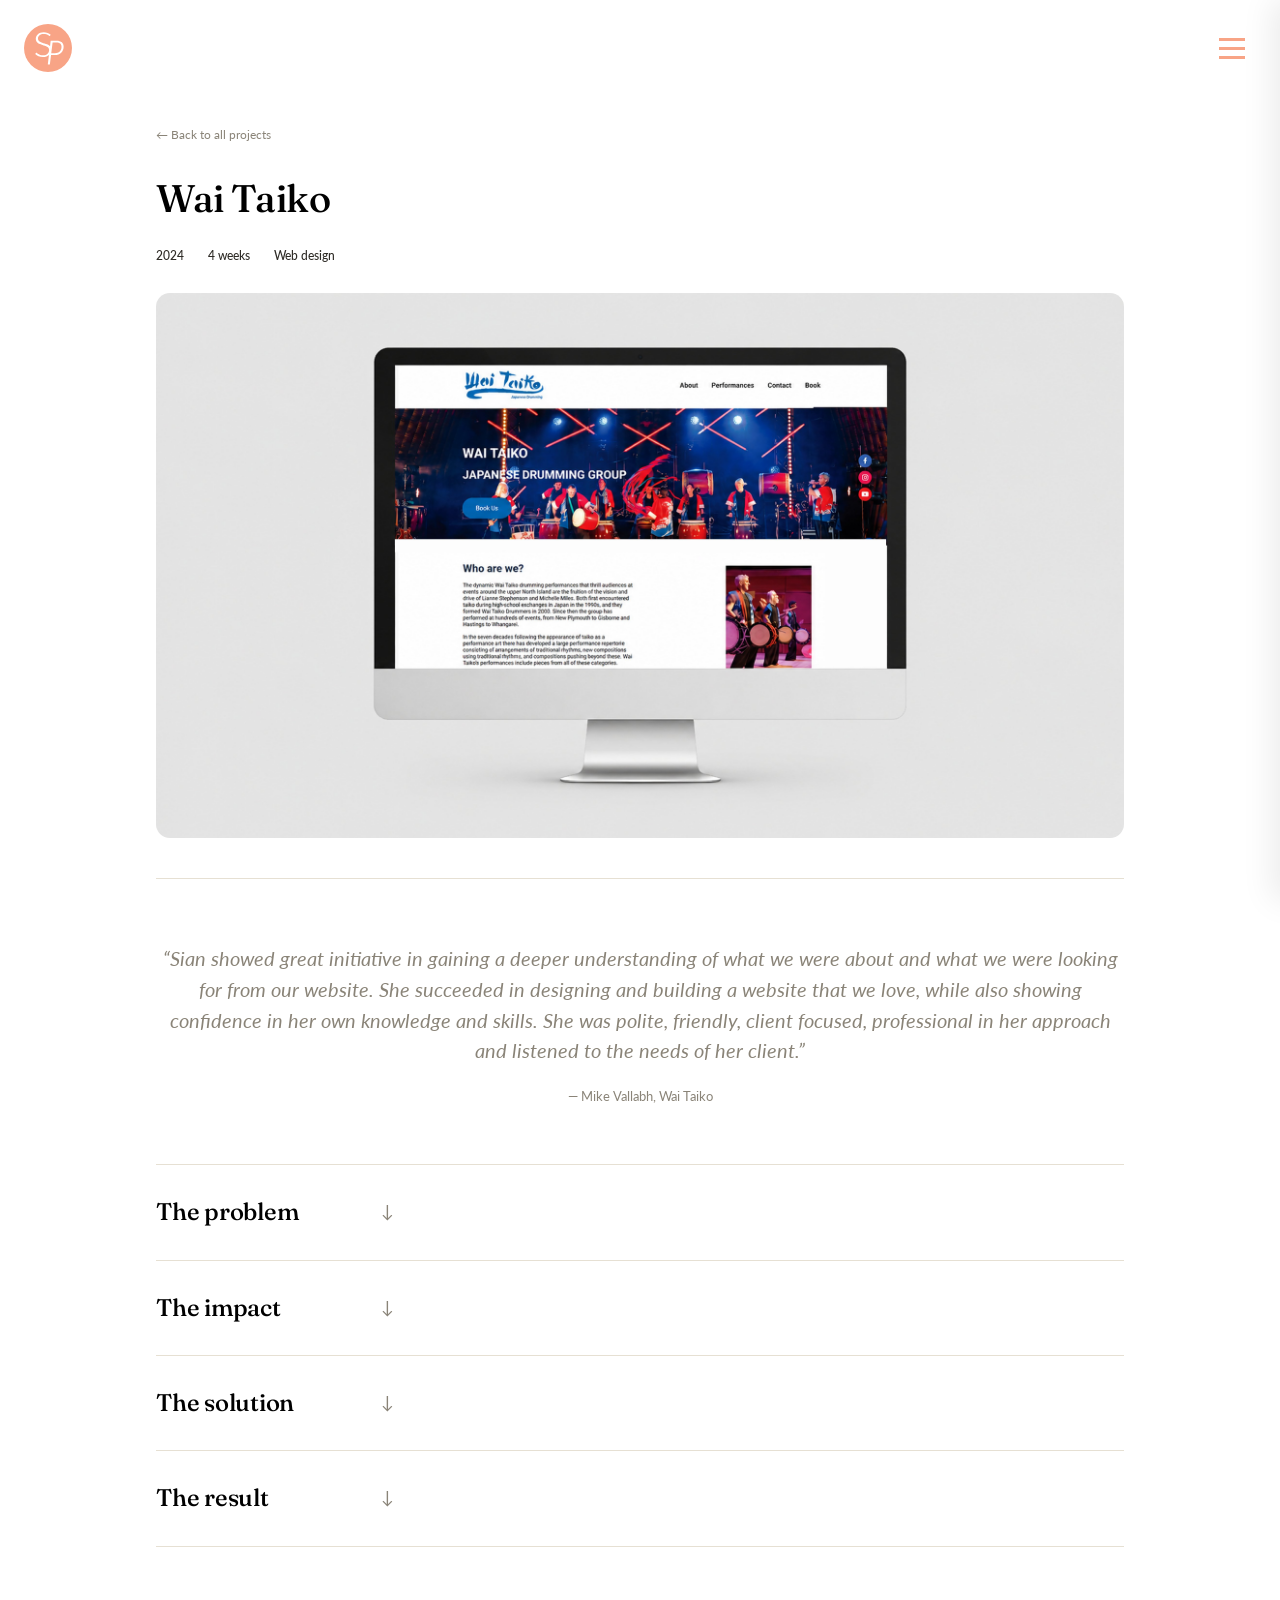
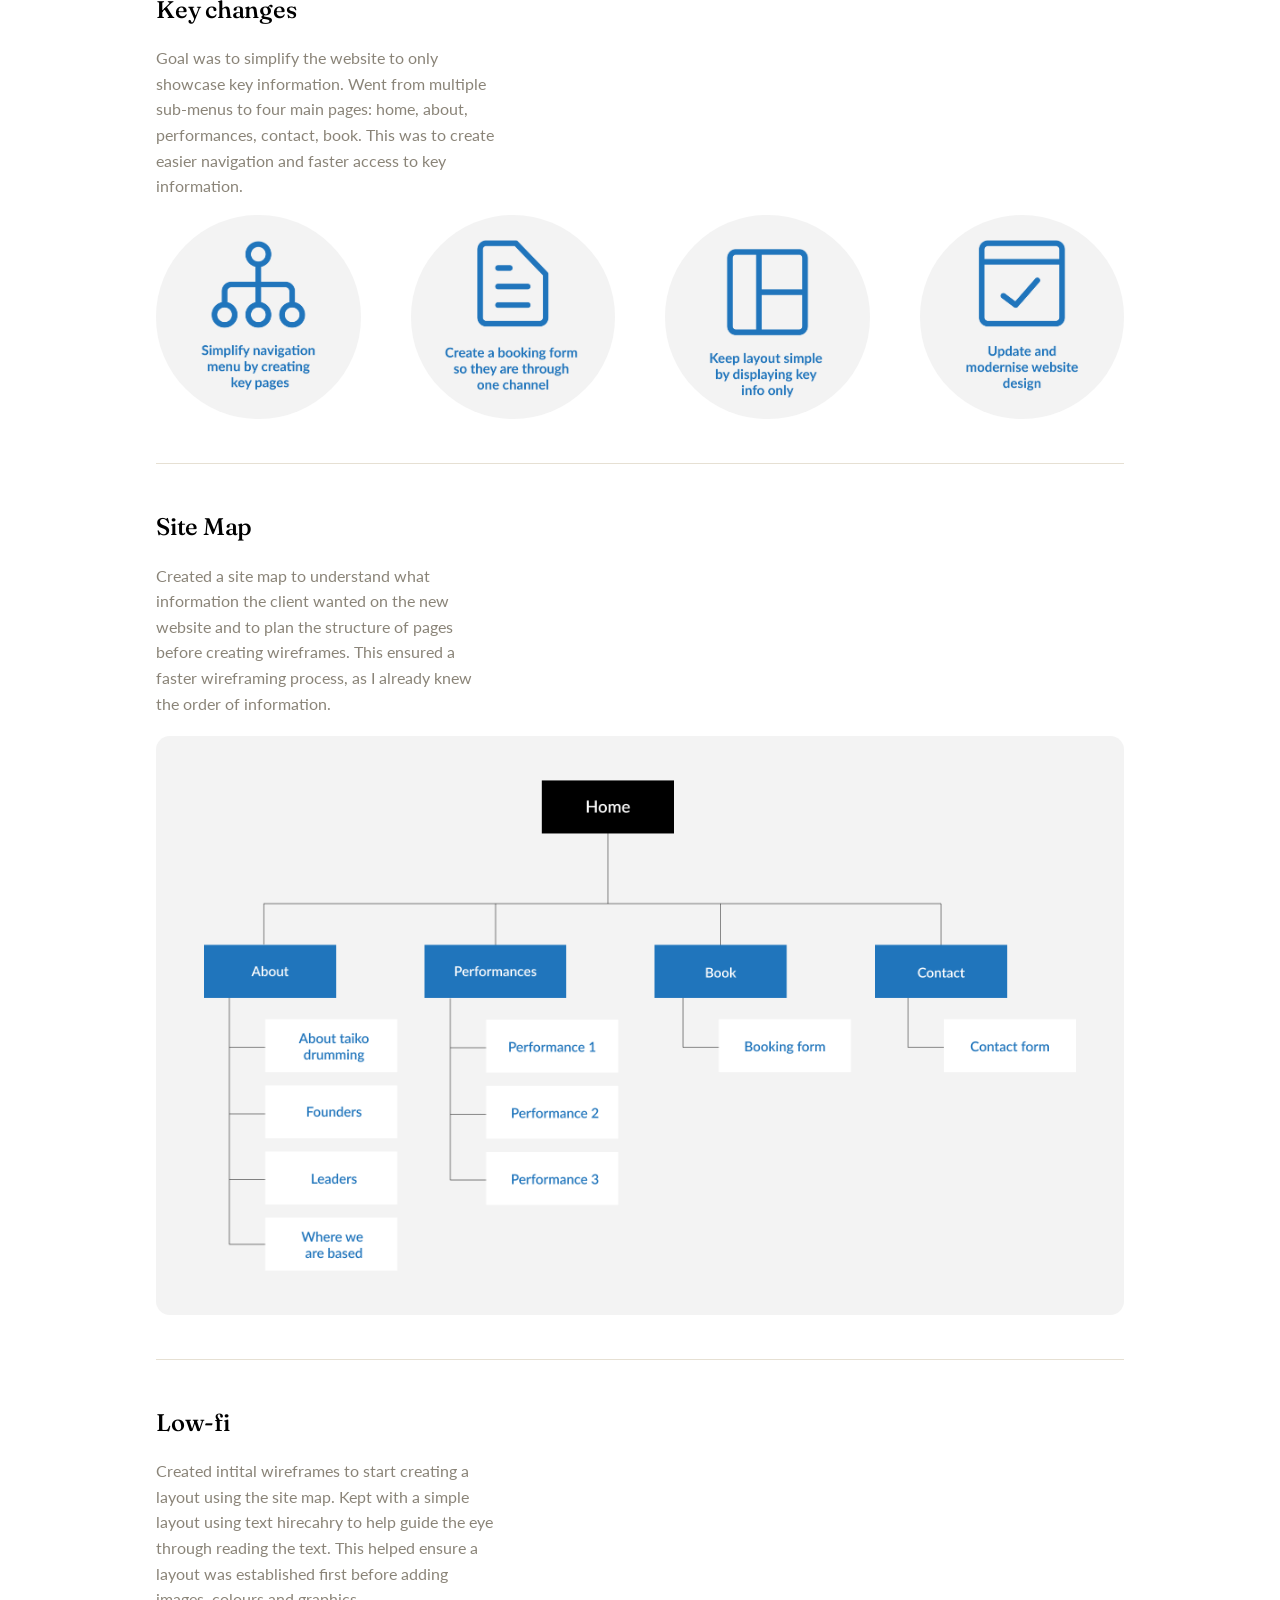
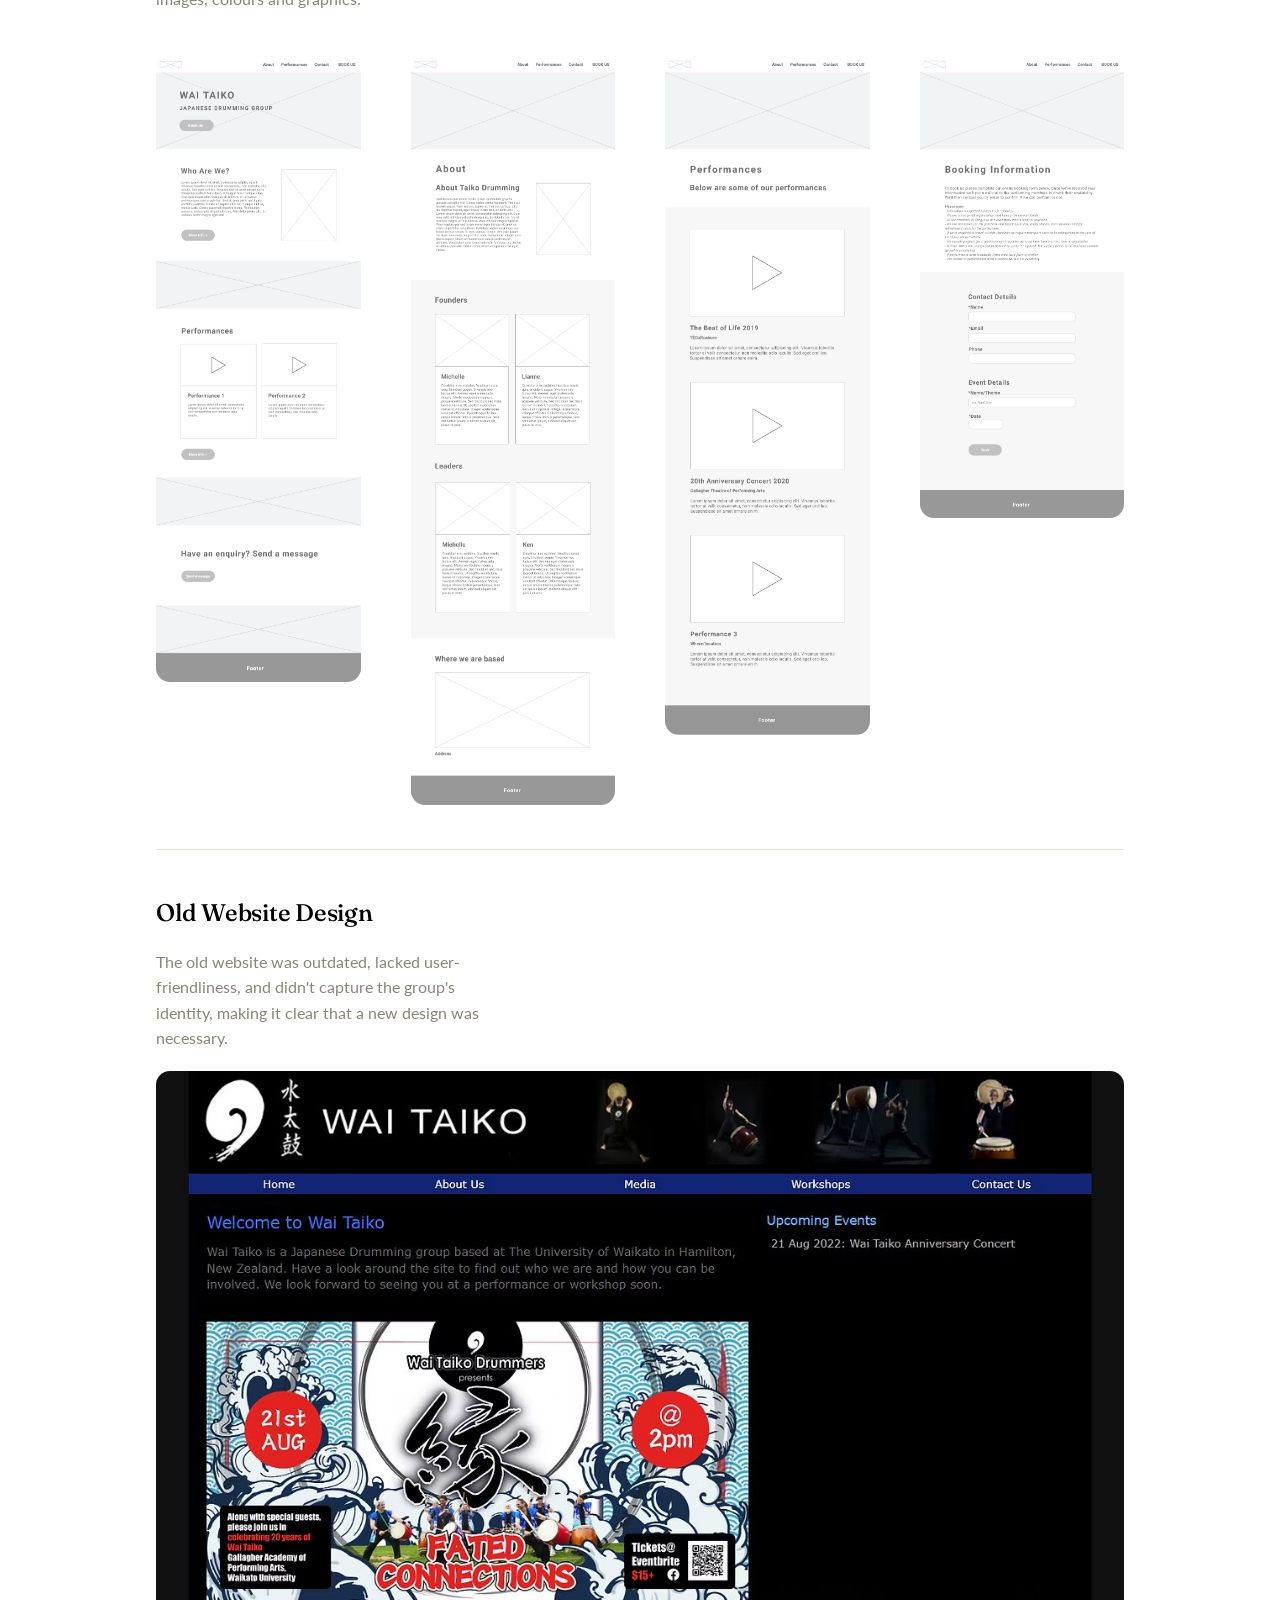
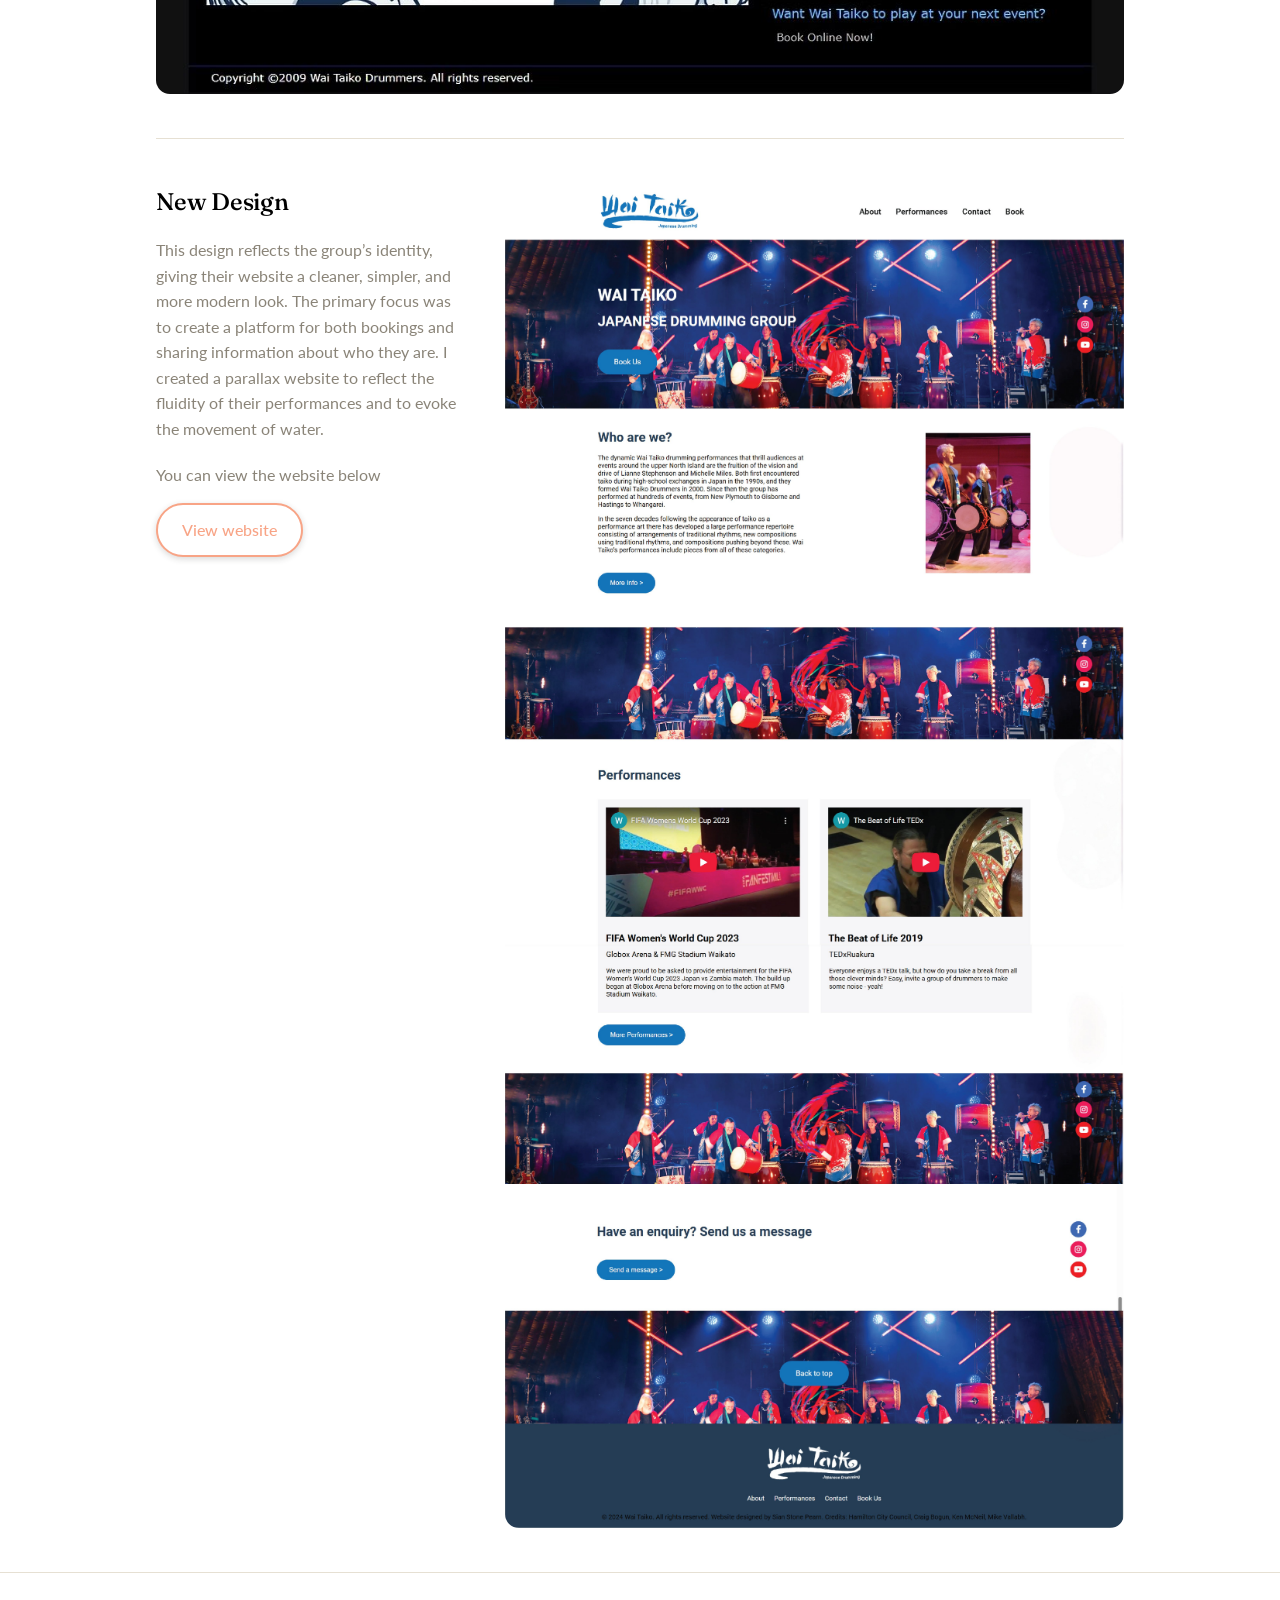
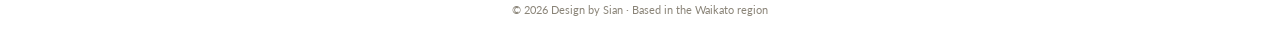
<file: waitaiko.html>
<!DOCTYPE html>
<html lang="en">
<head>
<meta charset="UTF-8">
<meta name="viewport" content="width=device-width, initial-scale=1.0">
<title>Wai Taiko — Design by Sian</title>
<link rel="preconnect" href="https://fonts.googleapis.com">
<link href="https://fonts.googleapis.com/css2?family=Fraunces:opsz,wght@9..144,400;9..144,500;9..144,600&family=Lato:ital,wght@0,400;0,700;0,900;1,400;1,700&display=swap" rel="stylesheet">
<link rel="stylesheet" href="style.css">
</head>
<body>

<input type="checkbox" id="menuToggle" class="menu-toggle">

<a class="floating-logo" href="index.html">
  <svg id="Layer_2" data-name="Layer 2" xmlns="http://www.w3.org/2000/svg" viewBox="0 0 121 121">
    <defs>
      <style>
        .cls-1 { fill: #fff; }
        .cls-2 { fill: #f8a486; }
      </style>
    </defs>
    <g id="Layer_1-2" data-name="Layer 1">
      <g>
        <circle class="cls-2" cx="60.5" cy="60.5" r="60.5"/>
        <path class="cls-1" d="M95.38,46.04c-2.99-2.68-7.49-4.05-13.39-4.05h-14.18l-.57.5-1.65,13.49c-.63-.71-1.33-1.36-2.1-1.95-1.56-1.17-3.35-2.16-5.37-2.94-2.02-.79-4.08-1.51-6.16-2.16-2.08-.65-4.14-1.3-6.16-1.94-2.02-.65-3.81-1.42-5.37-2.31-1.56-.89-2.82-1.96-3.79-3.22-.97-1.25-1.46-2.83-1.46-4.74,0-1.54.34-3,1.03-4.4.69-1.4,1.67-2.62,2.94-3.67,1.27-1.05,2.81-1.89,4.61-2.52,1.8-.63,3.79-.94,5.98-.94,2.43,0,4.49.25,6.19.76,1.7.51,3.13,1.07,4.28,1.7s2.07,1.19,2.76,1.7c.69.51,1.25.76,1.7.76.61,0,1.07-.28,1.4-.85l1.21-2c-2.35-2.19-4.95-3.8-7.8-4.86-2.85-1.05-6.12-1.58-9.8-1.58-3.08,0-5.85.45-8.32,1.34-2.47.89-4.56,2.08-6.28,3.58-1.72,1.5-3.05,3.24-3.98,5.22-.93,1.98-1.4,4.05-1.4,6.19,0,2.51.49,4.6,1.46,6.28.97,1.68,2.25,3.11,3.82,4.28,1.58,1.17,3.37,2.15,5.37,2.91,2,.77,4.06,1.48,6.16,2.12,2.1.65,4.16,1.3,6.16,1.94,2,.65,3.79,1.44,5.37,2.37s2.85,2.06,3.82,3.4c.97,1.33,1.46,3.01,1.46,5.04,0,1.82-.33,3.55-1,5.19-.67,1.64-1.65,3.07-2.94,4.28-1.3,1.21-2.91,2.18-4.86,2.88-1.94.71-4.19,1.06-6.74,1.06-2.71,0-4.99-.32-6.83-.97-1.84-.65-3.39-1.35-4.64-2.09-1.25-.75-2.26-1.45-3-2.09-.75-.65-1.39-.97-1.91-.97-.45,0-.8.08-1.06.24-.26.16-.5.4-.7.73l-1.34,2.06c2.43,2.19,5.18,3.96,8.26,5.31,3.08,1.35,6.74,2.03,10.99,2.03,3.4,0,6.41-.49,9.04-1.46,2.47-.91,4.56-2.14,6.29-3.65l-2.86,23.43.57.64h4.13l.57-.5,2.86-23.31h9.5c3.34,0,6.41-.52,9.12-1.54,2.73-1.02,5.09-2.47,7.03-4.31,1.94-1.84,3.46-4.07,4.51-6.62,1.05-2.55,1.59-5.39,1.59-8.45,0-4.84-1.52-8.67-4.53-11.37ZM72.07,46.43h9.5c4.36,0,7.66,1.01,9.81,3,2.13,1.98,3.21,4.8,3.21,8.4,0,2.3-.39,4.46-1.17,6.42-.77,1.95-1.89,3.65-3.31,5.06-1.43,1.41-3.17,2.53-5.19,3.34-2.02.8-4.33,1.21-6.86,1.21h-9.36l3.36-27.42Z"/>
      </g>
    </g>
  </svg>
</a>

<label for="menuToggle" class="hamburger-btn">
  <span></span><span></span><span></span>
</label>

<label for="menuToggle" class="menu-overlay"></label>

<nav class="side-panel">
  <a class="panel-link" href="index.html">Home</a>
  <details class="panel-projects">
    <summary class="panel-link">Projects <span class="chev">&darr;</span></summary>
    <div class="panel-sub">
      <a href="defendher.html">DefendHER</a>
      <a href="waitaiko.html">Wai Taiko</a>
      <a href="hamwest.html">Hamilton West School</a>
      <a href="graphicdesignwork.html">Graphic Design Work</a>
    </div>
  </details>
  <a class="panel-link" href="bio.html">Bio</a>
  <a class="panel-link" href="contact.html">Contact</a>
</nav>

<main class="wrap">
  <section class="detail-hero">
    <a class="back-link" href="index.html">&larr; Back to all projects</a>
    <h1>Wai Taiko</h1>
    <div class="detail-meta">
      <span><strong>2024</strong></span>
      <span><strong>4 weeks</strong></span>
      <span><strong>Web design</strong></span>
    </div>
    <div id="pd-hero-image"><img src="images/waitaiko-image.jpg" alt="Wai Taiko preview"></div>
  </section>

    <div class="detail-block">
      <p style="font-size:clamp(18px, 1.6vw, 28px);text-align:center;max-width:none;font-style:italic;line-height:1.5;">&ldquo;Sian showed great initiative in gaining a deeper understanding of what we were about and what we were looking for from our website. She succeeded in designing and building a website that we love, while also showing confidence in her own knowledge and skills. She was polite, friendly, client focused, professional in her approach and listened to the needs of her client.&rdquo;</p>
      <p style="text-align:center;max-width:none;font-size:clamp(13px, 0.9vw, 16px);color:var(--text-muted);margin-top:16px;">— Mike Vallabh, Wai Taiko</p>
    </div>
    <details class="accordion-block" name="pd-accordion">
      <summary class="accordion-toggle"><h2 class="accordion-label">The problem</h2><span class="accordion-chev">&darr;</span></summary>
      <div class="accordion-body"><p>Wai Taiko's existing logo, website, and business card no longer reflected the group's professionalism, heritage, or dynamic energy. The logo felt outdated and lacked depth, while the website was visually flat and lacked user-friendliness for promoting events or handling bookings.</p></div>
    </details>
    <details class="accordion-block" name="pd-accordion">
      <summary class="accordion-toggle"><h2 class="accordion-label">The impact</h2><span class="accordion-chev">&darr;</span></summary>
      <div class="accordion-body"><p>As a cultural performance group, a strong visual identity is key to attracting audiences, promoting events, and celebrating their Japanese heritage. A refreshed look would help them connect more effectively with their community, supporters, and future performers.</p></div>
    </details>
    <details class="accordion-block" name="pd-accordion">
      <summary class="accordion-toggle"><h2 class="accordion-label">The solution</h2><span class="accordion-chev">&darr;</span></summary>
      <div class="accordion-body"><p>I designed a more thoughtful, symbolic logo and website that balanced clarity with meaning. The visual identity expanded to include a clean, modern business card and a refreshed website layout showcasing upcoming performances, a booking form, group info, and contact details—all styled to reflect the tradition and energy of Wai Taiko.</p></div>
    </details>
    <details class="accordion-block" name="pd-accordion">
      <summary class="accordion-toggle"><h2 class="accordion-label">The result</h2><span class="accordion-chev">&darr;</span></summary>
      <div class="accordion-body"><p>The group responded enthusiastically to the new logo, website, and business card, noting how well the updated visuals captured their spirit and professionalism. The designs have helped modernise their image and present a more unified presence both online and in print. This was an exciting experience and a rewarding opportunity to combine cultural respect with modern design thinking.</p></div>
    </details>
  
    <div class="detail-block">
      <h2>Key changes</h2>
      <p>Goal was to simplify the website to only showcase key information. Went from multiple sub-menus to four main pages: home, about, performances, contact, book. This was to create easier navigation and faster access to key information.</p>
      <div class="feature-grid">
  <div class="feature-item">
    <img src="images/waitaiko-nav-icon.png" alt="" class="feature-icon">
  </div>
  <div class="feature-item">
    <img src="images/waitaiko-form-icon.png" alt="" class="feature-icon">
  </div>
  <div class="feature-item">
    <img src="images/waitaiko-layout-icon.png" alt="" class="feature-icon">
  </div>
  <div class="feature-item">
    <img src="images/waitaiko-modernise-icon.png" alt="" class="feature-icon">
  </div>
</div>
    </div>
    
    <div class="detail-block">
      <h2>Site Map</h2>
      <p>Created a site map to understand what information the client wanted on the new website and to plan the structure of pages before creating wireframes. This ensured a faster wireframing process, as I already knew the order of information.</p>
      <div class="placeholder-visual" style="background:transparent;min-height:0;"><img src="images/waitaiko-sitemap.png" alt="DefendHER user flow diagram" style="width:100%;border-radius:var(--radius);display:block;"></div>
    </div>
  
    <div class="detail-block">
      <h2>Low-fi</h2>
      <p>Created intital wireframes to start creating a layout using the site map. Kept with a simple layout using text hirecahry to help guide the eye through reading the text. This helped ensure a layout was established first before adding images, colours and graphics.</p>
      <div class="feature-grid">
  <div class="feature-item">
    <img src="images/waitaiko-lowfi-home.png" alt="wai taiko home wireframe" class="feature-icon-waitaiko">
  </div>
  <div class="feature-item">
    <img src="images/waitaiko-lowfi-about.png" alt="wai taiko about wireframe" class="feature-icon-waitaiko">
  </div>
  <div class="feature-item">
    <img src="images/waitaiko-lowfi-perform.png" alt="wai taiko perform wireframe" class="feature-icon-waitaiko">
  </div>
  <div class="feature-item">
    <img src="images/waitaiko-lowfi-book.png" alt="wai taiko book wireframe" class="feature-icon-waitaiko">
  </div>
</div>
    </div>
  
  
  
    <div class="detail-block">
      <h2>Old Website Design</h2><p>The old website was outdated, lacked user-friendliness, and didn't capture the group's identity, making it clear that a new design was necessary.</p>
      <div class="placeholder-visual" style="background:transparent;min-height:0;"><img src="images/waitaiko-planning.jpg" alt="Wai Taiko key features" style="width:100%;border-radius:var(--radius);display:block;"></div>
    </div>
    <div class="detail-block">
      <div class="flow-grid">
        <div class="flow-left">
          <h2>New Design</h2>
          <p>This design reflects the group’s identity, giving their website a cleaner, simpler, and more modern look. The primary focus was to create a platform for both bookings and sharing information about who they are. I created a parallax website to reflect the fluidity of their performances and to evoke the movement of water.</p>
          <p style="margin-top:20px;">You can view the website below</p>
          <a href="https://www.waitaiko.com/" class="site-btn" target="_blank" rel="noopener">View website</a>
        </div>
        <div class="flow-right">
          <div class="placeholder-visual" style="background:transparent;min-height:0;"><img src="images/waitaiko-flow.jpg" alt="Wai Taiko user flow diagram" style="width:100%;border-radius:var(--radius);display:block;"></div>
        </div>
      </div>
    </div>
</main>

<footer>&copy; 2026 Design by Sian &middot; Based in the Waikato region</footer>

</body>
</html>
</file>
<file: style.css>
:root{
    --bg:#FFFFFF;
    --surface:#FFFFFF;
    --text:#2E2B26;
    --text-muted:#8A8478;
    --accent:#4B7869;
    --accent-soft:#DDE9E1;
    --accent-2:#E8A67B;
    --accent-2-soft:#FBE7D7;
    --border:#E6E0D3;
    --radius:14px;
  }
  *{box-sizing:border-box;}
  body{
    margin:0;
    background:var(--bg);
    color:var(--text);
    font-family:'Lato',sans-serif;
    line-height:1.6;
  }
  h1,h2,h3,.serif{
    font-family:'Fraunces',serif;
    font-weight:500;
    letter-spacing:-0.01em;
    margin:0;
    color:#000000;
  }
  a{color:inherit;text-decoration:none;}
  .wrap{width:80%;margin:0 auto;padding:0 28px;}

  /* Floating logo + hamburger (CSS-only, driven by hidden checkbox) */
  .menu-toggle{
    position:absolute;opacity:0;pointer-events:none;
  }

  .floating-logo{
    position:fixed;top:24px;left:24px;z-index:60;
    width:48px;height:48px;
    cursor:pointer;
    display:flex;align-items:center;justify-content:center;
    transition:transform .15s;
  }
  .floating-logo:hover{transform:scale(1.08);}
  .floating-logo svg{width:100%;height:100%;display:block;}

  .hamburger-btn{
    position:fixed;top:24px;right:24px;z-index:60;
    width:48px;height:48px;
    background:transparent;
    display:flex;align-items:center;justify-content:center;
    flex-direction:column;gap:6px;
    cursor:pointer;
    transition:transform .15s;
  }
  .hamburger-btn:hover{transform:scale(1.08);}
  .hamburger-btn span{
    width:26px;height:3px;background:#f8a486;
    transition:transform .25s, opacity .25s;
  }
  .menu-toggle:checked ~ .hamburger-btn span:nth-child(1){transform:translateY(9px) rotate(45deg);}
  .menu-toggle:checked ~ .hamburger-btn span:nth-child(2){opacity:0;}
  .menu-toggle:checked ~ .hamburger-btn span:nth-child(3){transform:translateY(-9px) rotate(-45deg);}

  .menu-overlay{
    position:fixed;inset:0;
    background:rgba(46,43,38,0.25);
    opacity:0;pointer-events:none;
    transition:opacity .25s;
    z-index:55;
    display:block;
  }
  .menu-toggle:checked ~ .menu-overlay{opacity:1;pointer-events:auto;}

  .side-panel{
    position:fixed;top:0;right:0;bottom:0;
    width:300px;max-width:82vw;
    background:var(--surface);
    box-shadow:-8px 0 30px rgba(0,0,0,0.08);
    transform:translateX(100%);
    transition:transform .3s ease;
    z-index:58;
    padding:96px 32px 32px;
    display:flex;flex-direction:column;gap:6px;
  }
  .menu-toggle:checked ~ .side-panel{transform:translateX(0);}
  .panel-link{
    font-family:'Fraunces',serif;font-size:clamp(18px, 2vw, 24px);
    padding:12px 0;cursor:pointer;color:var(--text);
    display:flex;align-items:center;justify-content:space-between;
    list-style:none;
  }
  .panel-link::-webkit-details-marker{display:none;}
  .panel-link:hover{color:#f8a486;}
  .panel-sub{
    display:flex;flex-direction:column;
  }
  .panel-sub a{
    font-family:'Lato',sans-serif;font-size:clamp(13px, 1vw, 16px);
    color:var(--text-muted);padding:9px 0 9px 12px;cursor:pointer;
  }
  .panel-sub a:hover{color:#f8a486;}
  .chev{font-size:clamp(12px, 0.9vw, 15px);transition:transform .25s;color:var(--text-muted);display:inline-block;}
  .panel-projects[open] .chev{transform:rotate(180deg);}

  /* Hero */
  .hero{padding:120px 0 56px;}
  .hero h1{font-size:clamp(28px, 3.4vw, 56px);line-height:1.15;max-width:640px;}
  .hero p{font-size:clamp(16px, 1.1vw, 20px);color:var(--text-muted);max-width:520px;margin-top:18px;}
  .tag{
    display:inline-block;
    background:var(--accent-soft);
    color:var(--accent);
    font-size:clamp(11px, 0.85vw, 14px);
    padding:5px 14px;
    border-radius:100px;
    margin-bottom:18px;
  }

  /* Section labels */
  .section-label{
    font-size:clamp(16px, 0.85vw, 14px);
    text-transform:uppercase;
    letter-spacing:.08em;
    color:var(--text-muted);
    margin-bottom:20px;
  }

  /* Project cards */
  .projects{display:flex;flex-direction:column;gap:40px;padding-bottom:80px;}
  .project-card{
    display:flex;
    background:var(--surface);
    border:1px solid var(--border);
    border-radius:var(--radius);
    overflow:hidden;
    cursor:pointer;
    box-shadow:0 4px 16px rgba(46,43,38,0.06);
    transition:border-color .15s, transform .15s, box-shadow .15s;
  }
  .project-card:hover{transform:scale(1.02);box-shadow:0 8px 24px rgba(46,43,38,0.1);}
  .project-img{
    width:58.33%;min-width:220px;
    background:var(--accent-soft);
    display:flex;align-items:center;justify-content:center;
    color:var(--accent);
    font-size:clamp(11px, 0.85vw, 14px);
    min-height:200px;
  }
  .project-img img{
    width:100%;
    height:100%;
    object-fit:cover;
    display:block;
  }
  .project-info{padding:40px;width:41.67%;flex-shrink:0;display:flex;flex-direction:column;gap:10px;}
  .project-top{display:flex;justify-content:space-between;align-items:baseline;gap:12px;flex-wrap:wrap;}
  .project-top h3{font-size:clamp(18px, 1.6vw, 30px);}
  .project-meta{font-size:clamp(12px, 0.9vw, 16px);color:var(--text-muted);white-space:nowrap;}
  .project-desc p{margin:0 0 10px;font-size:clamp(16px, 1vw, 17px);color:var(--text-muted);}
  .project-desc p:last-child{margin-bottom:0;}
  .project-desc strong{color:var(--text);font-weight:500;}
  .skills-row{display:flex;flex-wrap:wrap;gap:8px;margin-top:10px;}
  .skill-pill{
    font-size:clamp(16px, 0.85vw, 15px);
    background:var(--accent-2-soft);
    color:#9A5A2E;
    padding:5px 11px;
    border-radius:100px;
  }
  .project-type{font-size:clamp(16px, 0.85vw, 15px);color:var(--accent);font-weight:500;margin-top:10px;}

  /* Project detail page */
  .detail-hero{padding:120px 0 40px;border-bottom:1px solid var(--border);}
  #pd-hero-image img{width:100%;border-radius:var(--radius);display:block;margin-top:28px;}
  .back-link{font-size:clamp(12px, 0.9vw, 15px);color:var(--text-muted);display:inline-flex;align-items:center;gap:6px;margin-bottom:24px;cursor:pointer;}
  .back-link:hover{color:var(--accent);}
  .detail-hero h1{font-size:clamp(24px, 3vw, 48px);}
  .detail-meta{display:flex;gap:24px;margin-top:16px;font-size:clamp(12px, 0.9vw, 16px);color:var(--text-muted);flex-wrap:wrap;}
  .detail-meta span strong{color:var(--text);font-weight:500;}

  .detail-block{padding:44px 0;border-bottom:1px solid var(--border);}
  .detail-block:last-of-type{border-bottom:none;}
  .detail-block h2{font-size:clamp(1.6vw, 28px);margin-bottom:14px;}
  .detail-block p,
  .detail-block li,
  .accordion-body p{
    font-size:16px;
    color:var(--text-muted);
}
.detail-block p,
.detail-block li{
  max-width:26.67vw;
}
  .detail-block p ul{margin:10px 0 0;padding-left:20px;}
  .detail-block p li{margin-bottom:6px;}
  

  .accordion-block{padding:0;border-bottom:1px solid var(--border);}
  .accordion-toggle{
    cursor:pointer;
    display:flex;align-items:center;justify-content:flex-start;
    padding:28px 0;
    margin-bottom:0;
    max-width:640px;
    user-select:none;
    list-style:none;
  }
  .accordion-toggle::-webkit-details-marker{display:none;}
  .accordion-label{
    display:inline-block;
    min-width:195px;
  }
  .accordion-chev{
    font-size:clamp(15px, 1.3vw, 19px);color:var(--text-muted);
    transition:transform .25s;
    flex-shrink:0;margin-left:30px;
    display:inline-block;
  }
  .accordion-block[open] .accordion-chev{transform:rotate(180deg);}
  .accordion-body{
    padding-bottom:28px;
    width: 33.33%;
  }

  .placeholder-visual{
    margin-top:20px;
    background:var(--accent-soft);
    border-radius:var(--radius);
    min-height:220px;
    display:flex;align-items:center;justify-content:center;
    color:var(--accent);
    font-size:clamp(11px, 0.85vw, 14px);
  }

  .hifi-grid{
    display:flex;
    gap:56px;
    align-items:flex-start;
  }
  .hifi-left{flex:1;min-width:280px;}
  .hifi-right{flex:1;min-width:280px;}
  .hifi-left p{max-width:26.67vw;}
  .hifi-btn, .site-btn{
    display:inline-block;
    margin-bottom: 22px;
    background:#fff;
    color:#f8a486;
    border:2px solid #f8a486;
    padding:12px 24px;
    border-radius:100px;
    font-size:clamp(16px, 0.9vw, 15px);
    font-weight:500;
    text-decoration:none;
    box-shadow:0 2px 6px rgba(46,43,38,0.18);
    transition:transform .15s;
    cursor:pointer;
    align-self: flex-start;
  }
  .hifi-btn:hover, .site-btn:hover{transform:scale(1.08);}
  .hifi-video-placeholder{
    margin-top:0;
    aspect-ratio:1/1;
    width:100%;
    min-height:0;
  }
  .hifi-right video{
    width:100%;
    border-radius:var(--radius);
    display:block;
  }
  @media (max-width:640px){
    .hifi-grid{flex-direction:column;gap:28px;}
    .detail-block p, .hifi-left p{max-width:100%;}
  }

  .flow-grid{
    display:flex;
    gap:40px;
    align-items:flex-start;
  }
  .flow-left{flex:1 1 33.33%;min-width:220px;}
  .flow-right{flex:1 1 66.67%;min-width:280px;}
  .flow-left p{max-width:none;}
  .flow-right .placeholder-visual{margin-top:0;}
  @media (max-width:640px){
    .flow-grid{flex-direction:column;gap:28px;}
    .flow-left, .flow-right{flex:1 1 100%;}
  }

  /* Bio */
  .bio-hero{padding:120px 0 20px;}
  .bio-hero h1{font-size:clamp(24px, 3vw, 48px);}
  .bio-grid{display:flex;gap:48px;padding:24px 0 80px;flex-wrap:wrap;}
  .bio-photo{
    width:220px;height:220px;border-radius:var(--radius);
    background:var(--accent-soft);
    display:flex;align-items:center;justify-content:center;
    color:var(--accent);font-size:clamp(11px, 0.85vw, 14px);flex-shrink:0;
  }
  .bio-text{flex:1;min-width:280px;}
  .bio-text p{color:var(--text-muted);font-size:clamp(14px, 1.1vw, 19px);max-width:520px;}
  .skills-section{margin-top:32px;}
  .skills-section h3{font-size:clamp(14px, 1.1vw, 19px);margin-bottom:14px;}
  .skills-grid{display:flex;flex-wrap:wrap;gap:10px;}
  .skills-grid .skill-pill{font-size:clamp(11px, 0.85vw, 14px);padding:6px 14px;}

  /* Contact */
  .contact-hero{padding:120px 0 40px;}
  .contact-hero h1{font-size:clamp(24px, 3vw, 48px);}
  .contact-hero p{color:var(--text-muted);font-size:clamp(16px, 1.1vw, 19px);max-width:480px;margin-top:14px;}
  .contact-card{
    background:var(--surface);border:1px solid var(--border);
    border-radius:var(--radius);padding:32px;max-width:480px;margin-bottom:80px;
  }
  .contact-card label{display:block;font-size:clamp(16px, 0.85vw, 14px);color:var(--text-muted);margin-bottom:6px;margin-top:16px;}
  .contact-card label:first-child{margin-top:0;}
  .contact-card input, .contact-card textarea{
    width:100%;padding:11px 13px;border:1px solid var(--border);
    border-radius:8px;font-family:'Lato',sans-serif;font-size:clamp(16px, 1vw, 15px);
    background:var(--bg);color:var(--text);
  }
  .contact-card textarea{resize:vertical;min-height:100px;}
  .contact-btn{
    margin-top:22px;background:var(--accent);color:#fff;border:none;
    padding:12px 22px;border-radius:8px;font-size:clamp(12px, 0.9vw, 15px);font-weight:500;
    cursor:pointer;font-family:'Lato',sans-serif;
  }
  .contact-btn:hover{opacity:.9;}
  .direct-contact{margin-top:20px;font-size:clamp(16px, 0.9vw, 15px);color:var(--text-muted);}
  .direct-contact strong{color:var(--accent);}

  footer{border-top:1px solid var(--border);padding:28px 0;text-align:center;color:var(--text-muted);font-size:clamp(11px, 0.85vw, 14px);}

.feature-grid {
  display: grid;
  grid-template-columns: repeat(4, 1fr);
  gap: 50px;
}

.feature-item {
  display: flex;
  flex-direction: column;
  text-align: center;
}
.feature-icon {
  width: 100%;
  border-radius:50%;
}
.feature-desc {
  font-size: clamp(12px, 0.9vw, 15px);
  color: var(--text-muted);
  text-align: left;
}


.feature-icon-waitaiko{
  width: 100%;
  border-radius:var(--radius);
  display:block;
  margin-top:28px;
}


.feature-grid-double {
  display: grid;
  grid-template-columns: repeat(2, 1fr);
  gap: 50px;
}
.feature-item-double {
  display: flex;
  flex-direction: column;
  align-items: left;
  text-align: left;
}


@media (max-width: 640px) {
  .feature-grid {
    grid-template-columns: 1fr;
    align-content: center;
    width: 100%;
  }
  .feature-item {
    margin-bottom: 50px;    
  }
}

@media (max-width: 640px) {
  .feature-grid-double {
    grid-template-columns: 1fr;
  }
}

  @media (max-width:640px){
    .project-card{flex-direction:column;}
    .project-img{width:100%;min-height:160px;}
    .project-info{width:100%; padding: 30px}
    nav{gap:30\px;}
    .bio-grid{flex-direction:column;}
    .accordion-body{width:100%;}
    .wrap{width:100%;margin:0 auto;padding:0 28px;}
  }
</file>
